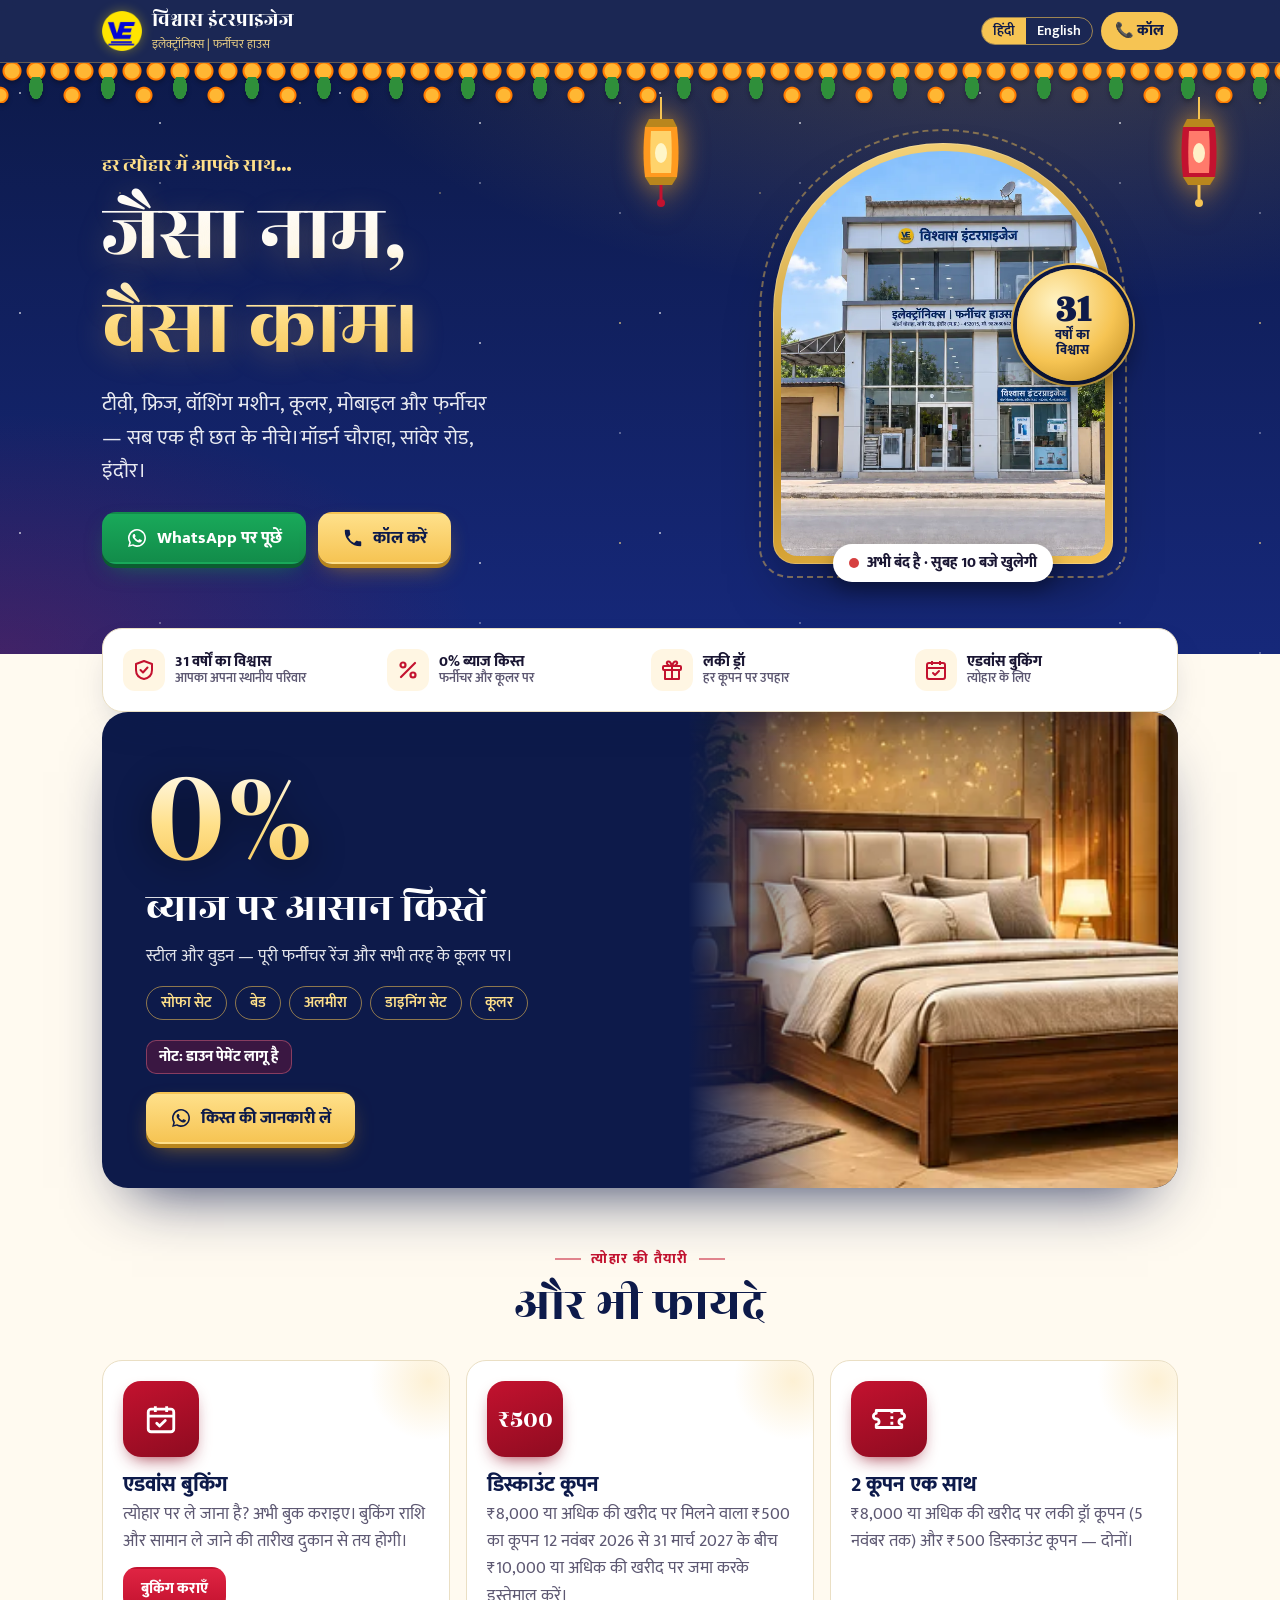
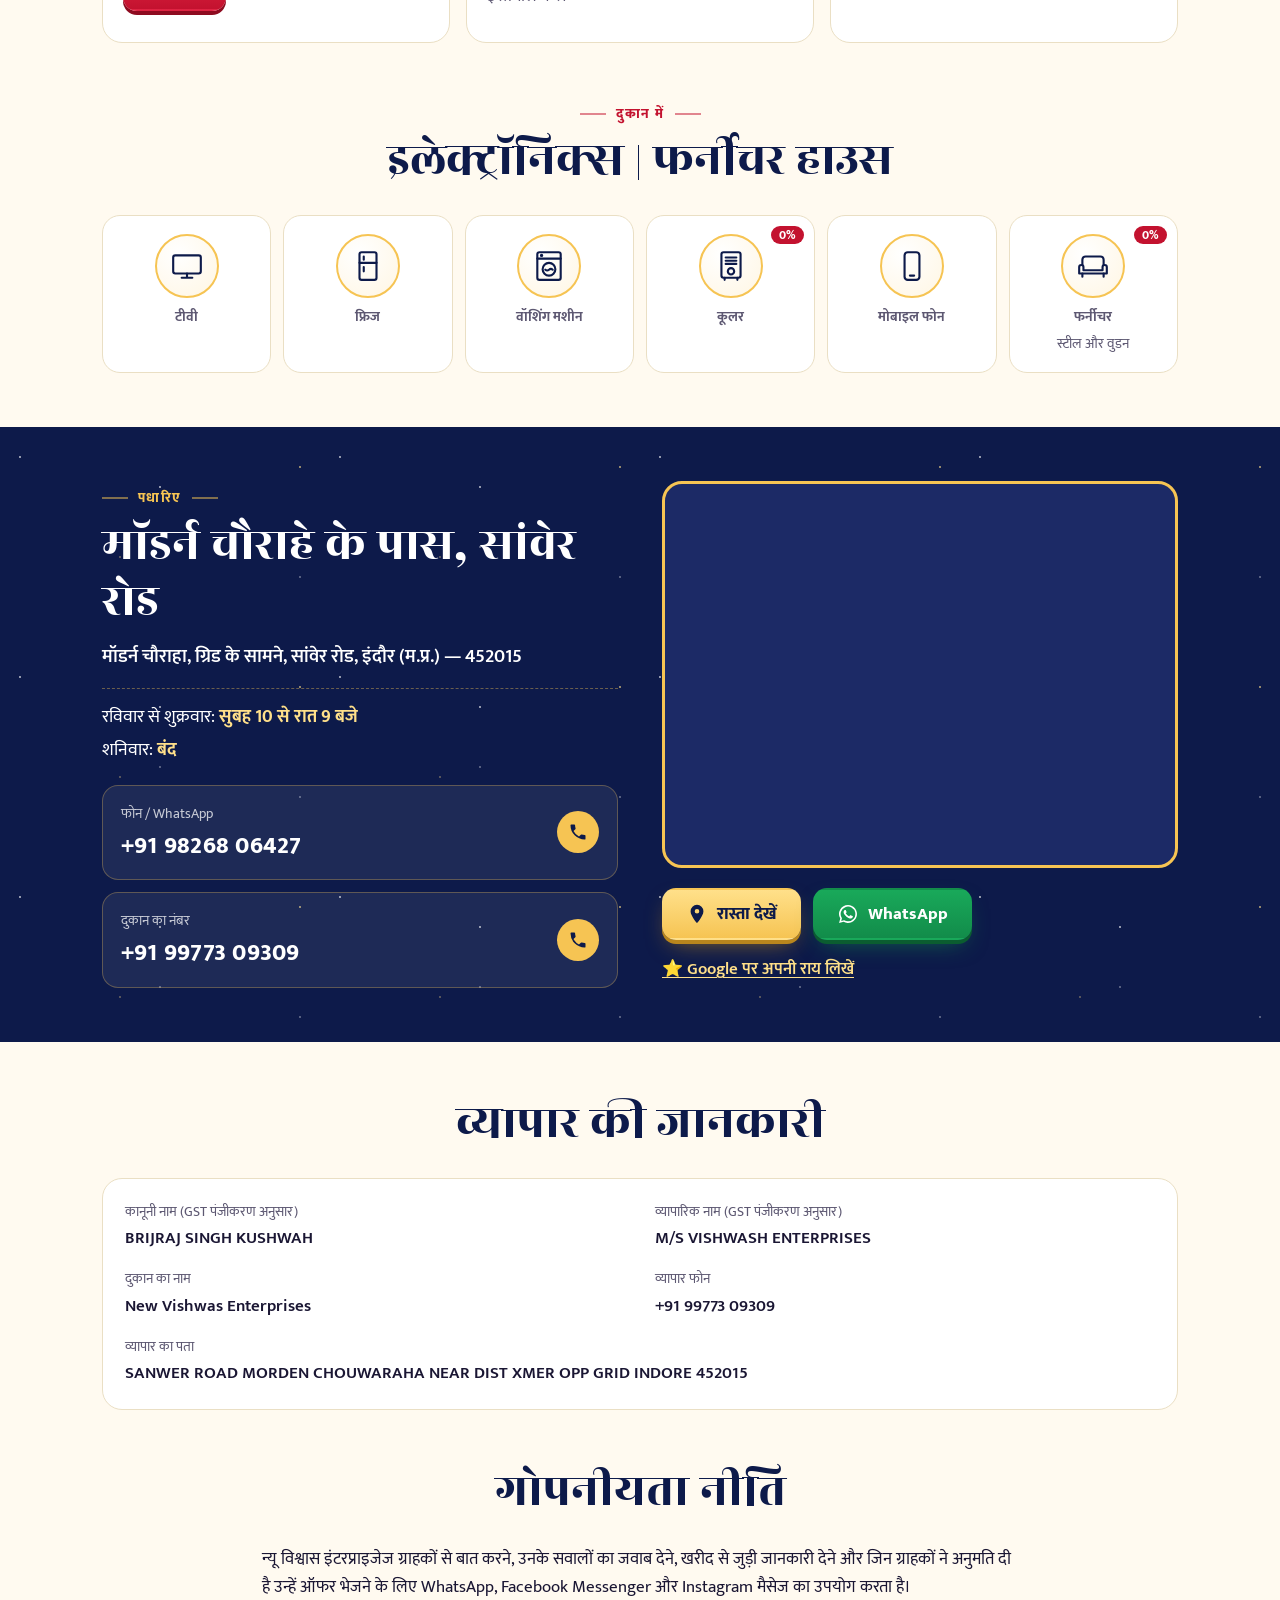
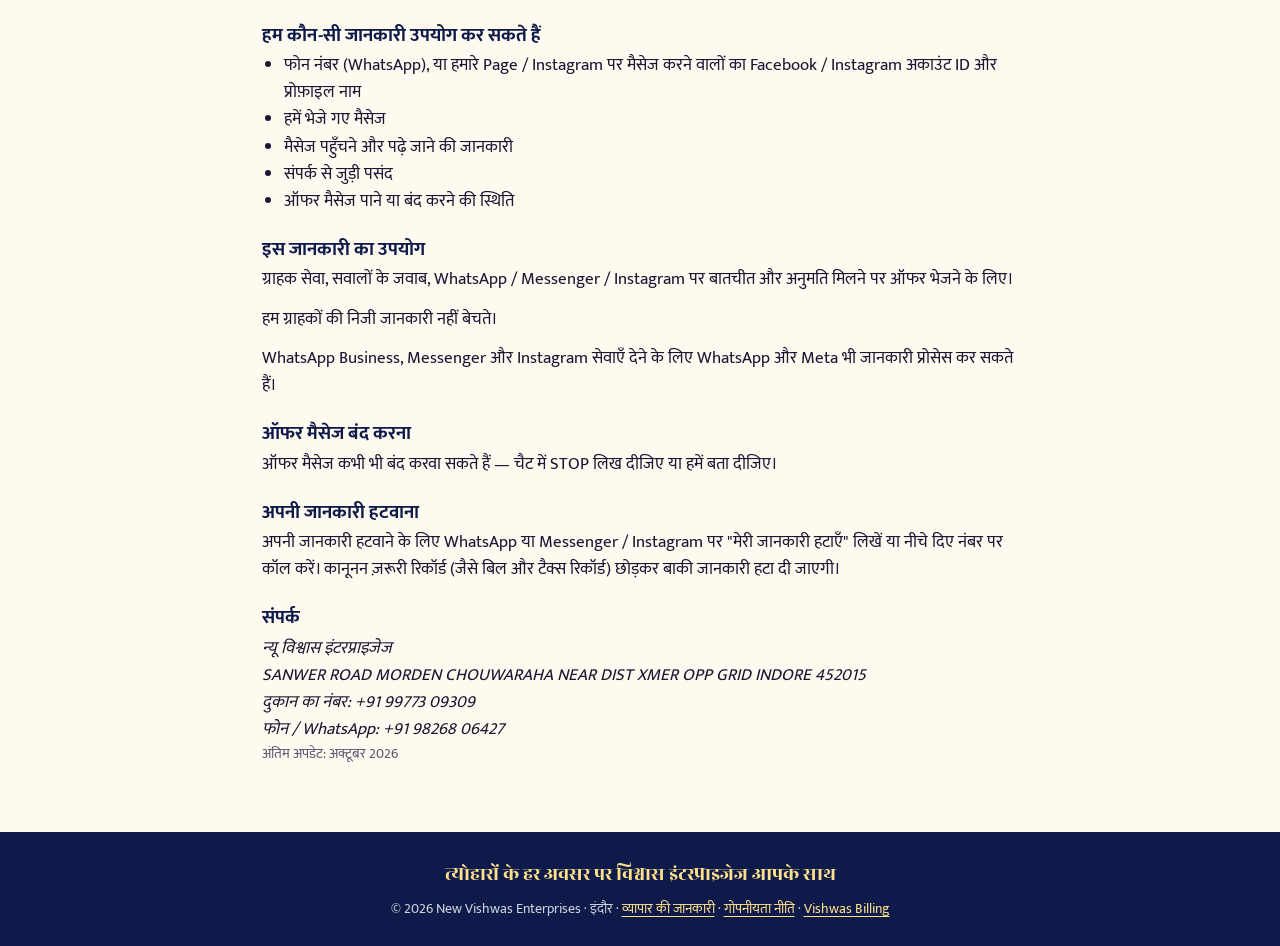
<file: index.html>
<!doctype html>
<html lang="hi" data-lang="hi">
<head>
  <meta charset="utf-8">
  <meta name="viewport" content="width=device-width, initial-scale=1">
  <title>विश्वास इंटरप्राइजेज | New Vishwas Enterprises, Sanwer Road, Indore</title>
  <meta name="description" content="New Vishwas Enterprises (विश्वास इंटरप्राइजेज), Modern Chauraha, Sanwer Road, Indore. TV, fridge, washing machine, coolers, mobile phones and furniture. 0% interest EMI on furniture and coolers. Diwali lucky draw 2026. Business details and privacy policy.">
  <meta name="theme-color" content="#0d1a4a">
  <link rel="canonical" href="https://yashowardhansinghtomar.github.io/vishwas-whatsapp/">
  <link rel="icon" href="img/favicon-64.png" type="image/png">
  <meta property="og:type" content="website">
  <meta property="og:title" content="विश्वास इंटरप्राइजेज — 31 वर्षों का विश्वास">
  <meta property="og:description" content="इलेक्ट्रॉनिक्स और फर्नीचर हाउस, सांवेर रोड, इंदौर। फर्नीचर और कूलर पर 0% ब्याज किस्त। दिवाली लकी ड्रॉ 2026।">
  <meta property="og:image" content="https://yashowardhansinghtomar.github.io/vishwas-whatsapp/img/storefront-1024.jpg">
  <link rel="preconnect" href="https://fonts.googleapis.com">
  <link rel="preconnect" href="https://fonts.gstatic.com" crossorigin>
  <link href="https://fonts.googleapis.com/css2?family=Mukta:wght@400;600;800&family=Rozha+One&display=swap" rel="stylesheet">
  <script type="application/ld+json">
  {
    "@context": "https://schema.org",
    "@type": "ElectronicsStore",
    "name": "New Vishwas Enterprises",
    "alternateName": "विश्वास इंटरप्राइजेज",
    "url": "https://yashowardhansinghtomar.github.io/vishwas-whatsapp/",
    "image": "https://yashowardhansinghtomar.github.io/vishwas-whatsapp/img/storefront-1024.jpg",
    "telephone": "+91-9977309309",
    "address": {
      "@type": "PostalAddress",
      "streetAddress": "Modern Chauraha, Sanwer Road, near distribution transformer, opposite grid",
      "addressLocality": "Indore",
      "addressRegion": "Madhya Pradesh",
      "postalCode": "452015",
      "addressCountry": "IN"
    },
    "geo": { "@type": "GeoCoordinates", "latitude": 22.7673629, "longitude": 75.847427 },
    "openingHoursSpecification": [{
      "@type": "OpeningHoursSpecification",
      "dayOfWeek": ["Sunday", "Monday", "Tuesday", "Wednesday", "Thursday", "Friday"],
      "opens": "10:00",
      "closes": "21:00"
    }]
  }
  </script>
  <style>
    :root {
      color-scheme: light;
      --night: #0d1a4a;
      --night-2: #16287a;
      --blue: #1424b4;
      --gold: #f6c453;
      --gold-2: #ffe08a;
      --gold-deep: #b9861d;
      --red: #c3122f;
      --red-deep: #8e0b20;
      --marigold: #ff9a1f;
      --cream: #fff6e3;
      --paper: #fffaf0;
      --ink: #1a1633;
      --muted: #5d5872;
      --line: #eadfc4;
      --green: #128c4a;
      --display: "Rozha One", "Mukta", serif;
      --body: "Mukta", "Nirmala UI", "Noto Sans Devanagari", sans-serif;
    }
    * { box-sizing: border-box; }
    html { scroll-padding-top: 72px; -webkit-text-size-adjust: 100%; }
    body { margin: 0; background: var(--paper); color: var(--ink); font: 17px/1.6 var(--body); overflow-x: hidden; }
    img { max-width: 100%; display: block; }
    a { color: var(--red); text-underline-offset: .18em; }
    a:focus-visible, button:focus-visible { outline: 3px solid var(--marigold); outline-offset: 3px; }
    h1, h2, h3 { line-height: 1.12; margin: 0; }
    .wrap { max-width: 1140px; margin: 0 auto; padding-inline: 18px; }
    .skip { position: absolute; left: 12px; top: -60px; background: #fff; padding: 10px 14px; z-index: 40; }
    .skip:focus { top: 10px; }
    html[data-lang="hi"] body [lang="en"], html[data-lang="en"] body [lang="hi"] { display: none !important; }

    /* ---------- Top bar ---------- */
    .topbar { position: sticky; top: 0; z-index: 30; background: rgba(13,26,74,.94); backdrop-filter: blur(8px); color: #fff; border-bottom: 1px solid rgba(246,196,83,.35); }
    .topbar .wrap { display: flex; align-items: center; gap: 10px; min-height: 62px; }
    .brand { display: flex; align-items: center; gap: 10px; color: #fff; text-decoration: none; min-width: 0; }
    .brand img { width: 40px; height: 40px; flex-shrink: 0; filter: drop-shadow(0 0 6px rgba(255,225,0,.35)); }
    .brand strong { font-family: var(--display); font-weight: 400; font-size: clamp(16px, 4.6vw, 21px); line-height: 1.1; }
    .brand small { display: block; font-size: 12px; color: var(--gold-2); opacity: .9; }
    .topnav { margin-left: auto; display: flex; align-items: center; gap: 8px; flex-shrink: 0; }
    .lang { display: inline-flex; border: 1.5px solid rgba(246,196,83,.6); border-radius: 999px; overflow: hidden; }
    .lang button { all: unset; cursor: pointer; padding: 5px 11px; font: 600 14px/1.2 var(--body); color: #fff; }
    .lang button[aria-pressed="true"] { background: var(--gold); color: var(--night); }
    .call-mini { display: none; color: var(--night); background: var(--gold); text-decoration: none; font-weight: 800; padding: 7px 14px; border-radius: 999px; font-size: 15px; }

    /* ---------- Buttons ---------- */
    .btn { position: relative; display: inline-flex; align-items: center; justify-content: center; gap: 9px; min-height: 52px; padding: 10px 22px; border-radius: 14px; font: 800 17px/1.2 var(--body); text-decoration: none; border: 2px solid transparent; transition: transform .15s ease, box-shadow .15s ease; overflow: hidden; }
    .btn:hover { transform: translateY(-2px); }
    .btn:active { transform: translateY(1px); }
    .btn svg { width: 22px; height: 22px; flex-shrink: 0; }
    .btn-wa { background: linear-gradient(180deg, #19a95a, var(--green)); color: #fff; box-shadow: 0 4px 0 #0b5d30, 0 10px 24px -10px rgba(18,140,74,.8); }
    .btn-gold { background: linear-gradient(180deg, var(--gold-2), var(--gold)); color: var(--night); box-shadow: 0 4px 0 var(--gold-deep), 0 10px 24px -10px rgba(185,134,29,.9); }
    .btn-red { background: linear-gradient(180deg, #df2443, var(--red)); color: #fff; box-shadow: 0 4px 0 var(--red-deep); }
    .btn-ghost { color: #fff; border-color: rgba(255,255,255,.55); }
    .btn-wa::after, .btn-gold::after { content: ""; position: absolute; inset: 0; background: linear-gradient(110deg, transparent 35%, rgba(255,255,255,.45) 50%, transparent 65%); transform: translateX(-120%); animation: shine 4.5s ease-in-out infinite 1.5s; }

    /* ---------- Festive decorations ---------- */
    .toran { position: relative; height: 40px; background:
        radial-gradient(circle at 12px 8px, #ffb733 0 7px, transparent 8px) 0 0 / 24px 18px repeat-x,
        radial-gradient(circle at 12px 8px, #ff7a00 0 9px, transparent 10px) 0 0 / 24px 18px repeat-x;
      filter: drop-shadow(0 3px 2px rgba(0,0,0,.25)); z-index: 2; }
    .toran::after { content: ""; position: absolute; left: 0; right: 0; top: 14px; height: 26px; background:
        radial-gradient(ellipse 7px 12px at 50% 40%, #2f8f3a 0 98%, transparent 100%) 0 0 / 72px 26px repeat-x,
        radial-gradient(circle at 50% 70%, #ffb733 0 6px, #ff7a00 7px 8px, transparent 9px) 36px 0 / 72px 26px repeat-x; }
    .sky { position: relative; background:
        radial-gradient(1200px 500px at 80% -10%, rgba(246,196,83,.22), transparent 60%),
        radial-gradient(800px 400px at 0% 100%, rgba(195,18,47,.25), transparent 60%),
        linear-gradient(180deg, var(--night) 0%, var(--night-2) 100%); color: #fff; overflow: hidden; }
    .stars, .stars::after { position: absolute; inset: 0; pointer-events: none; background-image:
        radial-gradient(1.5px 1.5px at 20px 30px, #fff 50%, transparent 51%),
        radial-gradient(1px 1px at 90px 120px, #ffe08a 50%, transparent 51%),
        radial-gradient(1.5px 1.5px at 160px 60px, #fff 50%, transparent 51%),
        radial-gradient(1px 1px at 230px 170px, #fff 50%, transparent 51%),
        radial-gradient(2px 2px at 300px 40px, #ffe08a 50%, transparent 51%);
      background-size: 320px 220px; opacity: .55; animation: twinkle 5s ease-in-out infinite; }
    .stars::after { content: ""; background-position: 140px 90px; animation-delay: 2.5s; }
    .lantern { position: absolute; top: 34px; width: 46px; transform-origin: 50% 0; animation: swing 4s ease-in-out infinite; pointer-events: none; z-index: 1; }
    .lantern.l { left: 4%; } .lantern.r { right: 4%; animation-delay: -2s; }
    .lantern svg { width: 100%; height: auto; display: block; filter: drop-shadow(0 0 14px rgba(255,170,40,.75)); }

    /* ---------- Hero ---------- */
    .hero .wrap { position: relative; z-index: 2; display: grid; gap: 30px; padding-block: 18px 54px; }
    .hero-copy { text-align: center; }
    .tag { display: inline-block; font-family: var(--display); color: var(--gold-2); font-size: 20px; margin: 6px 0 0; }
    .hero h1 { font-family: var(--display); font-weight: 400; font-size: clamp(44px, 11vw, 84px); margin: 6px 0 12px; letter-spacing: -.005em;
      background: linear-gradient(180deg, #fff 30%, var(--gold-2) 70%, var(--gold) 100%); -webkit-background-clip: text; background-clip: text; color: transparent; text-shadow: 0 6px 30px rgba(246,196,83,.25); }
    .hero h1 em { font-style: normal; display: block; }
    .hero .lead { font-size: clamp(18px, 2.4vw, 21px); margin: 0 auto; max-width: 34ch; color: rgba(255,255,255,.9); }
    .hero-actions { display: flex; flex-wrap: wrap; justify-content: center; gap: 12px; margin-top: 24px; }

    .arch-wrap { position: relative; max-width: 340px; width: 84%; margin: 0 auto; }
    .arch { position: relative; border-radius: 170px 170px 22px 22px; padding: 8px; background: linear-gradient(160deg, var(--gold-2), var(--gold-deep) 55%, var(--gold)); box-shadow: 0 30px 60px -20px rgba(0,0,0,.6), 0 0 0 1px rgba(255,255,255,.2) inset; }
    .arch::before { content: ""; position: absolute; inset: -14px; border-radius: 184px 184px 30px 30px; border: 2px dashed rgba(246,196,83,.45); }
    .arch picture { display: block; }
    .arch img { border-radius: 162px 162px 16px 16px; aspect-ratio: 4 / 5; width: 100%; height: auto; object-fit: cover; object-position: 50% 22%; }
    .badge31 { position: absolute; right: -16px; top: 30%; width: 112px; height: 112px; display: grid; place-items: center; text-align: center; border-radius: 50%; color: var(--night);
      background: radial-gradient(circle at 35% 30%, #fff3c4, var(--gold) 55%, var(--gold-deep)); box-shadow: 0 10px 26px rgba(0,0,0,.45), 0 0 0 4px var(--night), 0 0 0 6px var(--gold); animation: bob 5s ease-in-out infinite; }
    .badge31 b { display: block; font-family: var(--display); font-size: 40px; line-height: .9; }
    .badge31 span { display: block; font-weight: 800; font-size: 13px; line-height: 1.15; }
    .open-chip { position: absolute; left: 50%; bottom: -18px; transform: translateX(-50%); white-space: nowrap; display: inline-flex; align-items: center; gap: 8px; background: #fff; color: var(--ink); font-weight: 800; font-size: 15px; border-radius: 999px; padding: 7px 16px; box-shadow: 0 8px 20px rgba(0,0,0,.35); }
    .open-chip i { width: 10px; height: 10px; border-radius: 50%; background: var(--muted); }
    .open-chip.is-open i { background: #19b35c; box-shadow: 0 0 0 4px rgba(25,179,92,.22); animation: pulse 2s infinite; }
    .open-chip.is-closed i { background: #d64040; }

    /* trust strip */
    .trust { position: relative; z-index: 3; margin-top: -26px; }
    .trust ul { list-style: none; margin: 0; padding: 14px; display: grid; grid-template-columns: repeat(2, 1fr); gap: 10px; background: #fff; border-radius: 20px; box-shadow: 0 18px 40px -22px rgba(13,26,74,.55); border: 1px solid var(--line); }
    .trust li { display: flex; align-items: center; gap: 10px; font-weight: 800; font-size: 15px; line-height: 1.2; padding: 6px; }
    .trust li .ic { flex-shrink: 0; width: 42px; height: 42px; display: grid; place-items: center; border-radius: 12px; background: var(--cream); color: var(--red); }
    .trust li .ic svg { width: 24px; height: 24px; }
    .trust li small { display: block; font-weight: 600; color: var(--muted); font-size: 13px; }

    /* ---------- Section heads ---------- */
    section { padding-block: 54px; }
    .head { text-align: center; margin-bottom: 26px; }
    .kicker { display: inline-flex; align-items: center; gap: 10px; font-weight: 800; font-size: 14px; letter-spacing: .1em; text-transform: uppercase; color: var(--red); margin: 0 0 8px; }
    .kicker::before, .kicker::after { content: ""; width: 26px; height: 2px; background: currentColor; opacity: .5; }
    .sec-title { font-family: var(--display); font-weight: 400; font-size: clamp(32px, 6vw, 50px); color: var(--night); }
    .sec-lead { color: var(--muted); max-width: 56ch; margin: 10px auto 0; }

    /* ---------- Lucky draw ---------- */
    .lucky { background:
        radial-gradient(600px 300px at 50% 0, rgba(255,154,31,.18), transparent 70%),
        linear-gradient(180deg, var(--cream), var(--paper)); }
    .ribbon { position: relative; display: block; width: fit-content; max-width: 100%; margin: 18px auto 0; padding: 12px 28px; color: #fff; text-align: center; font-weight: 800; font-size: clamp(18px, 3.6vw, 26px); line-height: 1.25;
      background: linear-gradient(180deg, #e0213f, var(--red)); border-radius: 6px; box-shadow: 0 10px 22px -10px rgba(142,11,32,.9); }
    .ribbon em { font-style: normal; color: var(--gold-2); }
    .countdown { display: flex; justify-content: center; gap: 10px; margin: 26px 0 6px; }
    .countdown .unit { min-width: 76px; padding: 10px 8px 8px; border-radius: 14px; text-align: center; background: var(--night); color: #fff; box-shadow: 0 4px 0 #050b24; }
    .countdown b { display: block; font-family: var(--display); font-size: 36px; line-height: 1; color: var(--gold-2); font-variant-numeric: tabular-nums; }
    .countdown span { font-size: 13px; font-weight: 600; opacity: .85; }
    .countdown-label { text-align: center; font-weight: 800; color: var(--red); margin: 0; }

    .podium { display: grid; grid-template-columns: repeat(2, 1fr); gap: 14px; margin-top: 28px; }
    .prize { position: relative; background: #fff; border-radius: 20px; padding: 16px 14px 18px; text-align: center; border: 1px solid var(--line); box-shadow: 0 16px 34px -24px rgba(13,26,74,.6); display: flex; flex-direction: column; align-items: center; transition: transform .2s ease; }
    .prize:hover { transform: translateY(-4px); }
    .prize .rank { font-weight: 800; color: var(--muted); font-size: 14px; }
    .prize h3 { font-family: var(--display); font-weight: 400; font-size: 24px; color: var(--red); margin: 2px 0 8px; }
    .prize .img { flex: 1; width: 100%; display: grid; place-items: end center; min-height: 120px; }
    .prize img { max-height: 150px; width: auto; mix-blend-mode: multiply; }
    .prize .winners { margin-top: 8px; font-size: 14px; font-weight: 800; color: var(--night); background: var(--cream); border-radius: 999px; padding: 2px 12px; }
    .prize.first { grid-column: 1 / -1; background: linear-gradient(180deg, #fff, #fff8e3); border: 2px solid var(--gold); }
    .prize.first img { max-height: 210px; }
    .prize.first::before { content: "★"; position: absolute; top: -16px; left: 50%; transform: translateX(-50%); width: 34px; height: 34px; display: grid; place-items: center; border-radius: 50%; background: var(--gold); color: var(--night); box-shadow: 0 0 0 4px var(--paper); }
    .lucky-facts { margin: 30px auto 0; max-width: 760px; display: grid; gap: 10px; padding: 0; list-style: none; }
    .lucky-facts li { display: flex; gap: 12px; align-items: flex-start; background: #fff; border: 1px solid var(--line); border-radius: 14px; padding: 12px 16px; font-weight: 600; }
    .lucky-facts li::before { content: "✦"; color: var(--marigold); font-size: 18px; line-height: 1.5; }
    .lucky-cta { display: flex; justify-content: center; margin-top: 24px; }
    .closed-note { text-align: center; font-size: 20px; font-weight: 800; color: var(--night); margin: 18px 0 0; }

    /* ---------- Furniture 0% ---------- */
    .emi { padding: 0; }
    .emi-card { position: relative; border-radius: 26px; overflow: hidden; background: var(--night); color: #fff; box-shadow: 0 30px 60px -30px rgba(13,26,74,.9); }
    .emi-card picture img { width: 100%; height: 230px; object-fit: cover; object-position: 50% 60%; }
    .emi-card .shade { position: absolute; inset: 0 0 auto 0; height: 230px; background: linear-gradient(180deg, rgba(13,26,74,0) 30%, var(--night) 100%); }
    .emi-body { position: relative; padding: 0 22px 26px; margin-top: -86px; }
    .zero { font-family: var(--display); font-size: clamp(76px, 18vw, 140px); line-height: .9; background: linear-gradient(180deg, #fff, var(--gold-2) 55%, var(--gold)); -webkit-background-clip: text; background-clip: text; color: transparent; filter: drop-shadow(0 6px 18px rgba(0,0,0,.45)); }
    .emi-body h2 { font-family: var(--display); font-weight: 400; font-size: clamp(28px, 5vw, 42px); color: #fff; margin: 4px 0 10px; }
    .emi-body p { margin: 0 0 6px; color: rgba(255,255,255,.88); max-width: 52ch; }
    .chips { display: flex; flex-wrap: wrap; gap: 8px; margin: 16px 0 20px; padding: 0; list-style: none; }
    .chips li { border: 1px solid rgba(246,196,83,.55); color: var(--gold-2); border-radius: 999px; padding: 4px 14px; font-weight: 600; font-size: 15px; }
    .note { display: inline-block; background: rgba(195,18,47,.25); border: 1px solid rgba(255,120,140,.4); border-radius: 10px; padding: 4px 12px; font-weight: 800; font-size: 15px; margin-bottom: 18px; }

    /* ---------- Offers ---------- */
    .offers { display: grid; gap: 16px; }
    .offer { position: relative; display: flex; gap: 16px; align-items: flex-start; background: #fff; border: 1px solid var(--line); border-radius: 20px; padding: 20px; overflow: hidden; }
    .offer::after { content: ""; position: absolute; right: -40px; top: -40px; width: 120px; height: 120px; border-radius: 50%; background: radial-gradient(circle, rgba(246,196,83,.25), transparent 70%); }
    .offer .big { flex-shrink: 0; width: 76px; height: 76px; border-radius: 18px; display: grid; place-items: center; font-family: var(--display); font-size: 26px; color: #fff; background: linear-gradient(160deg, var(--red), var(--red-deep)); box-shadow: 0 8px 18px -8px rgba(142,11,32,.9); }
    .offer .big svg { width: 34px; height: 34px; }
    .offer h3 { font-size: 21px; font-weight: 800; color: var(--night); }
    .offer p { margin: 4px 0 12px; color: var(--muted); }
    .offer .btn { min-height: 44px; font-size: 15px; padding: 8px 16px; }

    /* ---------- Products ---------- */
    .products { display: grid; grid-template-columns: repeat(2, 1fr); gap: 12px; }
    .product { position: relative; background: #fff; border: 1px solid var(--line); border-radius: 18px; padding: 18px 14px; display: flex; flex-direction: column; align-items: center; text-align: center; gap: 8px; transition: transform .2s, box-shadow .2s; }
    .product:hover { transform: translateY(-3px); box-shadow: 0 14px 30px -20px rgba(13,26,74,.6); }
    .product .ic { width: 64px; height: 64px; display: grid; place-items: center; border-radius: 50%; background: radial-gradient(circle at 35% 30%, #fff, var(--cream)); border: 2px solid var(--gold); color: var(--night); }
    .product .ic svg { width: 34px; height: 34px; }
    .product strong { font-size: 18px; color: var(--night); line-height: 1.2; }
    .product span { color: var(--muted); font-size: 14px; line-height: 1.35; }
    .product .pill { position: absolute; top: 10px; right: 10px; background: var(--red); color: #fff; font-size: 12px; font-weight: 800; border-radius: 999px; padding: 1px 8px; }

    /* ---------- Visit ---------- */
    .visit { background: var(--night); color: #fff; position: relative; overflow: hidden; }
    .visit .sec-title { color: #fff; }
    .visit .kicker { color: var(--gold); }
    .visit-grid { display: grid; gap: 22px; }
    .map { border-radius: 20px; overflow: hidden; border: 3px solid var(--gold); background: #1c2a66; aspect-ratio: 4 / 3; }
    .map iframe { width: 100%; height: 100%; border: 0; display: block; }
    .visit address { font-style: normal; font-size: 19px; font-weight: 600; }
    .hours { margin-top: 16px; display: grid; gap: 4px; font-size: 18px; border-top: 1px dashed rgba(246,196,83,.4); padding-top: 14px; }
    .hours b { color: var(--gold-2); }
    .hours .muted { color: rgba(255,255,255,.75); font-size: 16px; }
    .visit-actions { display: flex; flex-wrap: wrap; gap: 12px; margin-top: 20px; }
    .phones { display: grid; gap: 12px; margin-top: 20px; }
    .phone-card { display: flex; align-items: center; justify-content: space-between; gap: 10px; background: rgba(255,255,255,.07); border: 1px solid rgba(246,196,83,.3); border-radius: 16px; padding: 14px 18px; text-decoration: none; color: #fff; }
    .phone-card .lbl { font-size: 14px; color: rgba(255,255,255,.75); }
    .phone-card .num { font-weight: 800; font-size: 24px; letter-spacing: .01em; }
    .phone-card .go { width: 42px; height: 42px; border-radius: 50%; display: grid; place-items: center; background: var(--gold); color: var(--night); flex-shrink: 0; }
    .phone-card .go svg { width: 20px; height: 20px; }
    .review-link { color: var(--gold-2); font-weight: 600; }

    /* ---------- Details + policy ---------- */
    .details { display: grid; grid-template-columns: 1fr; gap: 16px 30px; margin: 0; background: #fff; border: 1px solid var(--line); border-radius: 20px; padding: 22px; }
    .details dt { color: var(--muted); font-size: 14px; }
    .details dd { margin: 2px 0 0; font-weight: 600; overflow-wrap: anywhere; }
    .policy { max-width: 820px; margin: 0 auto; }
    .policy h3 { font-size: 19px; margin: 24px 0 6px; color: var(--night); }
    .policy p, .policy ul { margin: 0 0 12px; }
    .policy ul { padding-left: 22px; }
    .updated { color: var(--muted); font-size: 14px; }
    footer { background: var(--night); color: rgba(255,255,255,.8); font-size: 14px; padding-block: 26px 100px; text-align: center; }
    footer .motto { font-family: var(--display); color: var(--gold-2); font-size: 20px; margin-bottom: 8px; }
    footer a { color: var(--gold-2); }

    .float-wa { position: fixed; right: 16px; bottom: 16px; z-index: 25; width: 60px; height: 60px; border-radius: 50%; background: var(--green); display: grid; place-items: center; box-shadow: 0 8px 22px rgba(0,0,0,.3); animation: pop .5s 1.2s both; }
    .float-wa::before { content: ""; position: absolute; inset: 0; border-radius: 50%; border: 2px solid var(--green); animation: ring 2.4s ease-out infinite 2s; }
    .float-wa svg { width: 32px; height: 32px; color: #fff; }

    /* ---------- Motion ---------- */
    .rise { animation: rise .8s cubic-bezier(.2,.7,.2,1) both; }
    .d1 { animation-delay: .1s; } .d2 { animation-delay: .22s; } .d3 { animation-delay: .34s; } .d4 { animation-delay: .46s; }
    .reveal { opacity: 0; transform: translateY(22px); transition: opacity .7s ease, transform .7s cubic-bezier(.2,.7,.2,1); }
    .reveal.in { opacity: 1; transform: none; }
    @keyframes rise { from { opacity: 0; transform: translateY(18px); } to { opacity: 1; transform: none; } }
    @keyframes swing { 0%,100% { transform: rotate(-5deg); } 50% { transform: rotate(5deg); } }
    @keyframes twinkle { 0%,100% { opacity: .55; } 50% { opacity: .2; } }
    @keyframes bob { 0%,100% { transform: translateY(0) rotate(-6deg); } 50% { transform: translateY(-8px) rotate(4deg); } }
    @keyframes shine { 0%, 70% { transform: translateX(-120%); } 100% { transform: translateX(120%); } }
    @keyframes pulse { 0% { box-shadow: 0 0 0 0 rgba(25,179,92,.5); } 100% { box-shadow: 0 0 0 10px rgba(25,179,92,0); } }
    @keyframes pop { from { transform: scale(0); } to { transform: scale(1); } }
    @keyframes ring { from { transform: scale(1); opacity: .8; } to { transform: scale(1.6); opacity: 0; } }
    @media (prefers-reduced-motion: reduce) {
      *, *::before, *::after { animation: none !important; transition: none !important; }
      .reveal { opacity: 1; transform: none; }
    }

    /* ---------- Larger screens ---------- */
    @media (min-width: 560px) {
      .call-mini { display: inline-block; }
      .trust ul { grid-template-columns: repeat(4, 1fr); }
      .podium { grid-template-columns: repeat(4, 1fr); }
      .prize.first { grid-column: span 2; grid-row: span 2; }
      .products { grid-template-columns: repeat(3, 1fr); }
      .details { grid-template-columns: 1fr 1fr; }
      .details .wide { grid-column: 1 / -1; }
    }
    @media (min-width: 900px) {
      .wrap { padding-inline: 32px; }
      .hero .wrap { grid-template-columns: 1.1fr .9fr; align-items: center; padding-block: 40px 90px; }
      .hero-copy { text-align: left; }
      .hero .lead { margin: 0; }
      .hero-actions { justify-content: flex-start; }
      .lantern { width: 60px; }
      .lantern.l { left: auto; right: 46%; }
      .podium { grid-template-columns: 1.3fr 1fr 1fr; grid-template-rows: auto auto; }
      .prize.first { grid-column: 1; grid-row: 1 / span 2; }
      .prize.first img { max-height: 340px; }
      .prize.first .img { place-items: center; }
      .emi-card { display: grid; grid-template-columns: 1.2fr 1fr; }
      .emi-card picture { order: 2; }
      .emi-card picture img { height: 100%; min-height: 420px; }
      .emi-card .shade { inset: 0; height: auto; background: linear-gradient(90deg, var(--night) 0%, rgba(13,26,74,0) 30%); left: 54.5%; }
      .emi-body { margin-top: 0; padding: 44px; align-self: center; }
      .offers { grid-template-columns: repeat(3, 1fr); }
      .offer { flex-direction: column; }
      .products { grid-template-columns: repeat(6, 1fr); }
      .visit-grid { grid-template-columns: 1fr 1fr; gap: 44px; align-items: start; }
      .float-wa { display: none; }
      footer { padding-bottom: 26px; }
    }
    @media print { .topbar, .float-wa, .hero-actions, .visit-actions, .btn, .lantern, .map { display: none !important; } .reveal { opacity: 1; transform: none; } }
  </style>
</head>
<body>
  <a class="skip" href="#main"><span lang="hi">सीधे जानकारी पर जाएँ</span><span lang="en">Skip to content</span></a>

  <!-- Reusable icons -->
  <svg width="0" height="0" style="position:absolute" aria-hidden="true">
    <symbol id="i-wa" viewBox="0 0 32 32"><path fill="currentColor" d="M16 3a13 13 0 0 0-11.2 19.6L3 29l6.6-1.7A13 13 0 1 0 16 3Zm0 23.7a10.7 10.7 0 0 1-5.5-1.5l-.4-.2-3.9 1 1-3.8-.2-.4A10.7 10.7 0 1 1 16 26.7Zm5.9-8c-.3-.2-1.9-1-2.2-1s-.5-.2-.7.2-.8 1-1 1.2-.4.2-.7 0a8.8 8.8 0 0 1-4.4-3.8c-.3-.6.3-.5 1-1.7.1-.2 0-.4 0-.5l-1-2.4c-.3-.6-.5-.5-.7-.5h-.6a1.2 1.2 0 0 0-.9.4 3.7 3.7 0 0 0-1.1 2.7 6.4 6.4 0 0 0 1.3 3.4 14.7 14.7 0 0 0 5.7 5c2.1.9 2.9 1 4 .8a3.4 3.4 0 0 0 2.2-1.6 2.8 2.8 0 0 0 .2-1.6c-.1-.2-.3-.3-.6-.4Z"/></symbol>
    <symbol id="i-call" viewBox="0 0 24 24"><path fill="currentColor" d="M6.6 10.8a15.1 15.1 0 0 0 6.6 6.6l2.2-2.2a1 1 0 0 1 1-.3 11.4 11.4 0 0 0 3.6.6 1 1 0 0 1 1 1V20a1 1 0 0 1-1 1A17 17 0 0 1 3 4a1 1 0 0 1 1-1h3.5a1 1 0 0 1 1 1c0 1.2.2 2.5.6 3.6a1 1 0 0 1-.3 1Z"/></symbol>
    <symbol id="i-pin" viewBox="0 0 24 24"><path fill="currentColor" d="M12 2a7 7 0 0 0-7 7c0 5.2 7 13 7 13s7-7.8 7-13a7 7 0 0 0-7-7Zm0 9.5A2.5 2.5 0 1 1 12 6.5a2.5 2.5 0 0 1 0 5Z"/></symbol>
    <symbol id="i-gift" viewBox="0 0 24 24"><g fill="none" stroke="currentColor" stroke-width="2" stroke-linejoin="round"><rect x="3" y="8" width="18" height="4" rx="1"/><path d="M5 12v9h14v-9M12 8v13M12 8S10.5 3 8 3.5 7 8 12 8Zm0 0s1.5-5 4-4.5S17 8 12 8Z"/></g></symbol>
    <symbol id="i-percent" viewBox="0 0 24 24"><g fill="none" stroke="currentColor" stroke-width="2.2" stroke-linecap="round"><path d="M19 5 5 19"/><circle cx="7" cy="7" r="2.5"/><circle cx="17" cy="17" r="2.5"/></g></symbol>
    <symbol id="i-cal" viewBox="0 0 24 24"><g fill="none" stroke="currentColor" stroke-width="2" stroke-linejoin="round"><rect x="3" y="5" width="18" height="16" rx="2"/><path d="M3 10h18M8 3v4M16 3v4"/><path d="m9 15 2 2 4-4" stroke-linecap="round"/></g></symbol>
    <symbol id="i-shield" viewBox="0 0 24 24"><g fill="none" stroke="currentColor" stroke-width="2" stroke-linejoin="round"><path d="M12 3 4 6v6c0 5 3.5 8 8 9 4.5-1 8-4 8-9V6l-8-3Z"/><path d="m8.5 12 2.5 2.5 4.5-5" stroke-linecap="round"/></g></symbol>
    <symbol id="i-ticket" viewBox="0 0 24 24"><g fill="none" stroke="currentColor" stroke-width="2" stroke-linejoin="round"><path d="M3 8a2 2 0 0 0 0 4v0a2 2 0 0 1 0 4v2h18v-2a2 2 0 0 1 0-4 2 2 0 0 0 0-4V6H3v2Z"/><path d="M14 6v12" stroke-dasharray="2 2"/></g></symbol>
    <symbol id="i-tv" viewBox="0 0 32 32"><g fill="none" stroke="currentColor" stroke-width="2" stroke-linejoin="round" stroke-linecap="round"><rect x="3" y="6" width="26" height="17" rx="2"/><path d="M11 27h10M16 23v4"/></g></symbol>
    <symbol id="i-fridge" viewBox="0 0 32 32"><g fill="none" stroke="currentColor" stroke-width="2" stroke-linejoin="round" stroke-linecap="round"><rect x="8" y="3" width="16" height="26" rx="2"/><path d="M8 13h16M12 7v3M12 17v4"/></g></symbol>
    <symbol id="i-wash" viewBox="0 0 32 32"><g fill="none" stroke="currentColor" stroke-width="2" stroke-linejoin="round" stroke-linecap="round"><rect x="5" y="3" width="22" height="26" rx="2"/><path d="M5 9h22"/><circle cx="16" cy="19" r="6"/><path d="M12.5 19.5c1.2 1 2.3 1 3.5 0s2.3-1 3.5 0"/><circle cx="9" cy="6" r=".6" fill="currentColor"/></g></symbol>
    <symbol id="i-cooler" viewBox="0 0 32 32"><g fill="none" stroke="currentColor" stroke-width="2" stroke-linejoin="round" stroke-linecap="round"><rect x="7" y="3" width="18" height="24" rx="2"/><path d="M11 8h10M11 11h10M11 14h10"/><circle cx="16" cy="21" r="3"/><path d="M10 27v2M22 27v2"/></g></symbol>
    <symbol id="i-phone" viewBox="0 0 32 32"><g fill="none" stroke="currentColor" stroke-width="2" stroke-linejoin="round" stroke-linecap="round"><rect x="9" y="3" width="14" height="26" rx="3"/><path d="M14 25h4"/></g></symbol>
    <symbol id="i-sofa" viewBox="0 0 32 32"><g fill="none" stroke="currentColor" stroke-width="2" stroke-linejoin="round" stroke-linecap="round"><path d="M6 15V10a3 3 0 0 1 3-3h14a3 3 0 0 1 3 3v5"/><path d="M3 17a2 2 0 0 1 4 0v3h18v-3a2 2 0 0 1 4 0v6H3v-6Z"/><path d="M6 23v3M26 23v3"/></g></symbol>
  </svg>

  <header class="topbar">
    <div class="wrap">
      <a class="brand" href="#main" aria-label="New Vishwas Enterprises">
        <img src="img/logo-192.png" alt="" width="40" height="40">
        <span><strong lang="hi">विश्वास इंटरप्राइजेज</strong><strong lang="en">New Vishwas Enterprises</strong>
          <small lang="hi">इलेक्ट्रॉनिक्स | फर्नीचर हाउस</small><small lang="en">Electronics | Furniture House</small></span>
      </a>
      <div class="topnav">
        <div class="lang" role="group" aria-label="भाषा / Language">
          <button type="button" data-set-lang="hi" aria-pressed="true">हिंदी</button>
          <button type="button" data-set-lang="en" aria-pressed="false">English</button>
        </div>
        <a class="call-mini" href="tel:+919977309309"><span lang="hi">📞 कॉल</span><span lang="en">📞 Call</span></a>
      </div>
    </div>
  </header>

  <main id="main">
    <!-- ================= HERO ================= -->
    <div class="sky hero">
      <div class="stars" aria-hidden="true"></div>
      <div class="toran" aria-hidden="true"></div>
      <div class="lantern l" aria-hidden="true"><svg viewBox="0 0 60 120"><path d="M30 0v22" stroke="#f6c453" stroke-width="2"/><path d="M18 22h24l4 8H14z" fill="#b9861d"/><path d="M14 30h32c2 18 2 34 0 50H14c-2-16-2-32 0-50Z" fill="#ff9a1f"/><path d="M20 34h20c1 14 1 28 0 42H20c-1-14-1-28 0-42Z" fill="#ffd36b"/><ellipse cx="30" cy="56" rx="6" ry="10" fill="#fff6c8"/><path d="M14 80h32l-5 8H19z" fill="#b9861d"/><path d="M30 88v14" stroke="#c3122f" stroke-width="3"/><circle cx="30" cy="106" r="4" fill="#c3122f"/></svg></div>
      <div class="lantern r" aria-hidden="true"><svg viewBox="0 0 60 120"><path d="M30 0v22" stroke="#f6c453" stroke-width="2"/><path d="M18 22h24l4 8H14z" fill="#b9861d"/><path d="M14 30h32c2 18 2 34 0 50H14c-2-16-2-32 0-50Z" fill="#c3122f"/><path d="M20 34h20c1 14 1 28 0 42H20c-1-14-1-28 0-42Z" fill="#ff7a6b"/><ellipse cx="30" cy="56" rx="6" ry="10" fill="#fff0c8"/><path d="M14 80h32l-5 8H19z" fill="#b9861d"/><path d="M30 88v14" stroke="#f6c453" stroke-width="3"/><circle cx="30" cy="106" r="4" fill="#f6c453"/></svg></div>

      <div class="wrap">
        <div class="hero-copy">
          <p class="tag rise"><span lang="hi">हर त्योहार में आपके साथ…</span><span lang="en">With you every festival…</span></p>
          <h1 class="rise d1">
            <span lang="hi">जैसा नाम,<em>वैसा काम।</em></span>
            <span lang="en">True to<em>our name.</em></span>
          </h1>
          <p class="lead rise d2" lang="hi">टीवी, फ्रिज, वॉशिंग मशीन, कूलर, मोबाइल और फर्नीचर — सब एक ही छत के नीचे। मॉडर्न चौराहा, सांवेर रोड, इंदौर।</p>
          <p class="lead rise d2" lang="en">TVs, fridges, washing machines, coolers, mobiles and furniture — all under one roof. Modern Chauraha, Sanwer Road, Indore.</p>
          <div class="hero-actions rise d3">
            <a class="btn btn-wa" data-wa="general" href="https://wa.me/919826806427?text=%E0%A4%A8%E0%A4%AE%E0%A4%B8%E0%A5%8D%E0%A4%A4%E0%A5%87!%20%E0%A4%B5%E0%A5%87%E0%A4%AC%E0%A4%B8%E0%A4%BE%E0%A4%87%E0%A4%9F%20%E0%A4%B8%E0%A5%87%20%E2%80%94%20%E0%A4%9C%E0%A4%BE%E0%A4%A8%E0%A4%95%E0%A4%BE%E0%A4%B0%E0%A5%80%20%E0%A4%9A%E0%A4%BE%E0%A4%B9%E0%A4%BF%E0%A4%8F">
              <svg aria-hidden="true"><use href="#i-wa"/></svg><span lang="hi">WhatsApp पर पूछें</span><span lang="en">Ask on WhatsApp</span>
            </a>
            <a class="btn btn-gold" href="tel:+919977309309"><svg aria-hidden="true"><use href="#i-call"/></svg><span lang="hi">कॉल करें</span><span lang="en">Call the store</span></a>
          </div>
        </div>
        <div class="arch-wrap rise d2">
          <div class="arch">
            <picture>
              <source type="image/webp" srcset="img/storefront-640.webp 640w, img/storefront-1024.webp 1024w" sizes="(min-width: 900px) 380px, 80vw">
              <img src="img/storefront-640.jpg" srcset="img/storefront-640.jpg 640w, img/storefront-1024.jpg 1024w" sizes="(min-width: 900px) 380px, 80vw" width="640" height="960"
                   alt="विश्वास इंटरप्राइजेज शोरूम, सांवेर रोड, इंदौर / Vishwas Enterprises showroom on Sanwer Road, Indore">
            </picture>
          </div>
          <div class="badge31" aria-label="31 years of trust"><div><b>31</b><span lang="hi">वर्षों का<br>विश्वास</span><span lang="en">years of<br>trust</span></div></div>
          <span class="open-chip" id="openChip" hidden><i></i><span></span></span>
        </div>
      </div>
    </div>

    <!-- trust strip -->
    <div class="wrap trust reveal">
      <ul>
        <li><span class="ic"><svg><use href="#i-shield"/></svg></span><span><span lang="hi">31 वर्षों का विश्वास</span><span lang="en">31 years of trust</span><small lang="hi">आपका अपना स्थानीय परिवार</small><small lang="en">Your own local family</small></span></li>
        <li><span class="ic"><svg><use href="#i-percent"/></svg></span><span><span lang="hi">0% ब्याज किस्त</span><span lang="en">0% interest EMI</span><small lang="hi">फर्नीचर और कूलर पर</small><small lang="en">Furniture &amp; coolers</small></span></li>
        <li><span class="ic"><svg><use href="#i-gift"/></svg></span><span><span lang="hi">लकी ड्रॉ</span><span lang="en">Lucky draw</span><small lang="hi">हर कूपन पर उपहार</small><small lang="en">A gift on every coupon</small></span></li>
        <li><span class="ic"><svg><use href="#i-cal"/></svg></span><span><span lang="hi">एडवांस बुकिंग</span><span lang="en">Advance booking</span><small lang="hi">त्योहार के लिए</small><small lang="en">For the festival</small></span></li>
      </ul>
    </div>

    <!-- ================= LUCKY DRAW ================= -->
    <section class="lucky" id="lucky" aria-labelledby="lucky-title">
      <div class="wrap">
        <div class="head reveal">
          <p class="kicker"><span lang="hi">दिवाली 2026</span><span lang="en">Diwali 2026</span></p>
          <h2 class="sec-title" id="lucky-title"><span lang="hi">विश्वास का लकी ड्रॉ</span><span lang="en">Vishwas Lucky Draw</span></h2>
          <span class="ribbon"><span lang="hi">लकी ड्रॉ के हर कूपन पर <em>उपहार अवश्य मिलेगा।</em></span><span lang="en">Every lucky draw coupon <em>gets a gift.</em></span></span>
          <div data-when="open">
            <div class="countdown" id="countdown" aria-live="off" hidden>
              <div class="unit"><b data-cd="d">--</b><span lang="hi">दिन</span><span lang="en">days</span></div>
              <div class="unit"><b data-cd="h">--</b><span lang="hi">घंटे</span><span lang="en">hours</span></div>
              <div class="unit"><b data-cd="m">--</b><span lang="hi">मिनट</span><span lang="en">min</span></div>
            </div>
            <p class="countdown-label" data-cd-label hidden><span lang="hi">कूपन पाने के लिए बाकी समय — 5 नवंबर तक</span><span lang="en">Time left to get a coupon — till 5 Nov</span></p>
          </div>
          <p class="closed-note" data-when="closed" hidden>
            <span lang="hi">कूपन की अवधि 5 नवंबर को पूरी हो गई। घोषणा 12 नवंबर 2026 (गुरुवार), शाम 6 बजे।</span>
            <span lang="en">The coupon period ended on 5 Nov. The draw is announced on Thursday 12 Nov 2026 at 6 pm.</span>
          </p>
        </div>

        <div class="podium">
          <article class="prize first reveal">
            <span class="rank"><span lang="hi">प्रथम पुरस्कार</span><span lang="en">1st prize</span></span>
            <h3><span lang="hi">थ्री डोर अलमीरा</span><span lang="en">3-door almirah</span></h3>
            <div class="img"><img src="img/prize-almirah.webp" alt="" width="220" height="205" loading="lazy"></div>
          </article>
          <article class="prize reveal">
            <span class="rank"><span lang="hi">द्वितीय पुरस्कार</span><span lang="en">2nd prize</span></span>
            <h3><span lang="hi">सोफा सेट</span><span lang="en">Sofa set</span></h3>
            <div class="img"><img src="img/prize-sofa.webp" alt="" width="282" height="172" loading="lazy"></div>
          </article>
          <article class="prize reveal">
            <span class="rank"><span lang="hi">तृतीय पुरस्कार</span><span lang="en">3rd prize</span></span>
            <h3><span lang="hi">पार्टी स्पीकर</span><span lang="en">Party speaker</span></h3>
            <div class="img"><img src="img/prize-speaker.webp" alt="" width="220" height="205" loading="lazy"></div>
          </article>
          <article class="prize reveal">
            <span class="rank"><span lang="hi">चतुर्थ पुरस्कार</span><span lang="en">4th prize</span></span>
            <h3><span lang="hi">स्टैंड फैन</span><span lang="en">Stand fan</span></h3>
            <div class="img"><img src="img/prize-fan.webp" alt="" width="92" height="172" loading="lazy"></div>
            <span class="winners"><span lang="hi">3 विजेता</span><span lang="en">3 winners</span></span>
          </article>
          <article class="prize reveal">
            <span class="rank"><span lang="hi">पंचम पुरस्कार</span><span lang="en">5th prize</span></span>
            <h3><span lang="hi">आयरन</span><span lang="en">Iron</span></h3>
            <div class="img"><img src="img/prize-iron.webp" alt="" width="116" height="127" loading="lazy"></div>
            <span class="winners"><span lang="hi">10 विजेता</span><span lang="en">10 winners</span></span>
          </article>
        </div>

        <ul class="lucky-facts reveal">
          <li data-when="open"><span lang="hi">14 सितंबर से 5 नवंबर 2026 तक <b>₹8,000 या अधिक</b> की खरीद पर या <b>एडवांस बुकिंग</b> कराने पर लकी ड्रॉ कूपन।</span><span lang="en">Get a lucky draw coupon on a purchase of <b>₹8,000 or more</b> or an <b>advance booking</b> between 14 Sep and 5 Nov 2026.</span></li>
          <li><span lang="hi">साथ में ₹500 का डिस्काउंट कूपन भी मिलता है।</span><span lang="en">You also get a ₹500 discount coupon.</span></li>
          <li><span lang="hi">घोषणा: 12 नवंबर 2026 (गुरुवार), शाम 6 बजे।</span><span lang="en">Announcement: Thursday 12 Nov 2026, 6 pm.</span></li>
          <li data-when="open"><span lang="hi">धनतेरस पर खरीदना है? 5 नवंबर से पहले बुकिंग करा लीजिए।</span><span lang="en">Buying on Dhanteras? Book before 5 Nov to get a coupon.</span></li>
        </ul>
        <div class="lucky-cta reveal">
          <a class="btn btn-wa" data-wa="lucky" href="https://wa.me/919826806427?text=%E0%A4%A8%E0%A4%AE%E0%A4%B8%E0%A5%8D%E0%A4%A4%E0%A5%87!%20%E0%A4%B5%E0%A5%87%E0%A4%AC%E0%A4%B8%E0%A4%BE%E0%A4%87%E0%A4%9F%20%E0%A4%B8%E0%A5%87%20%E2%80%94%20%E0%A4%B2%E0%A4%95%E0%A5%80%20%E0%A4%A1%E0%A5%8D%E0%A4%B0%E0%A5%89%20%E0%A4%95%E0%A5%80%20%E0%A4%9C%E0%A4%BE%E0%A4%A8%E0%A4%95%E0%A4%BE%E0%A4%B0%E0%A5%80%20%E0%A4%9A%E0%A4%BE%E0%A4%B9%E0%A4%BF%E0%A4%8F">
            <svg aria-hidden="true"><use href="#i-wa"/></svg><span lang="hi">लकी ड्रॉ की पूरी जानकारी</span><span lang="en">Lucky draw details</span>
          </a>
        </div>
      </div>
    </section>

    <!-- ================= FURNITURE 0% ================= -->
    <section class="emi" id="emi" aria-labelledby="emi-title">
      <div class="wrap">
        <div class="emi-card reveal">
          <picture><img src="img/furniture-room.webp" alt="" width="1024" height="273" loading="lazy"></picture>
          <div class="shade" aria-hidden="true"></div>
          <div class="emi-body">
            <div class="zero">0%</div>
            <h2 id="emi-title"><span lang="hi">ब्याज पर आसान किस्तें</span><span lang="en">interest, easy EMI</span></h2>
            <p lang="hi">स्टील और वुडन — पूरी फर्नीचर रेंज और सभी तरह के कूलर पर।</p>
            <p lang="en">On the complete steel and wooden furniture range, and on all coolers.</p>
            <ul class="chips">
              <li><span lang="hi">सोफा सेट</span><span lang="en">Sofa sets</span></li>
              <li><span lang="hi">बेड</span><span lang="en">Beds</span></li>
              <li><span lang="hi">अलमीरा</span><span lang="en">Almirahs</span></li>
              <li><span lang="hi">डाइनिंग सेट</span><span lang="en">Dining sets</span></li>
              <li><span lang="hi">कूलर</span><span lang="en">Coolers</span></li>
            </ul>
            <span class="note"><span lang="hi">नोट: डाउन पेमेंट लागू है</span><span lang="en">Note: down payment applies</span></span><br>
            <a class="btn btn-gold" data-wa="emi" href="https://wa.me/919826806427?text=%E0%A4%A8%E0%A4%AE%E0%A4%B8%E0%A5%8D%E0%A4%A4%E0%A5%87!%20%E0%A4%B5%E0%A5%87%E0%A4%AC%E0%A4%B8%E0%A4%BE%E0%A4%87%E0%A4%9F%20%E0%A4%B8%E0%A5%87%20%E2%80%94%200%25%20%E0%A4%AC%E0%A5%8D%E0%A4%AF%E0%A4%BE%E0%A4%9C%20%E0%A4%95%E0%A4%BF%E0%A4%B8%E0%A5%8D%E0%A4%A4%20%E0%A4%95%E0%A5%80%20%E0%A4%9C%E0%A4%BE%E0%A4%A8%E0%A4%95%E0%A4%BE%E0%A4%B0%E0%A5%80%20%E0%A4%9A%E0%A4%BE%E0%A4%B9%E0%A4%BF%E0%A4%8F">
              <svg aria-hidden="true"><use href="#i-wa"/></svg><span lang="hi">किस्त की जानकारी लें</span><span lang="en">Ask about EMI</span>
            </a>
          </div>
        </div>
      </div>
    </section>

    <!-- ================= OFFERS ================= -->
    <section id="offers" aria-labelledby="offers-title">
      <div class="wrap">
        <div class="head reveal">
          <p class="kicker"><span lang="hi">त्योहार की तैयारी</span><span lang="en">Plan for the festival</span></p>
          <h2 class="sec-title" id="offers-title"><span lang="hi">और भी फायदे</span><span lang="en">More benefits</span></h2>
        </div>
        <div class="offers">
          <article class="offer reveal">
            <div class="big"><svg aria-hidden="true"><use href="#i-cal"/></svg></div>
            <div>
              <h3><span lang="hi">एडवांस बुकिंग</span><span lang="en">Advance booking</span></h3>
              <p lang="hi">त्योहार पर ले जाना है? अभी बुक कराइए। बुकिंग राशि और सामान ले जाने की तारीख दुकान से तय होगी।</p>
              <p lang="en">Want it for the festival? Book it now. The shop confirms the booking amount and pickup date.</p>
              <a class="btn btn-red" data-wa="booking" href="https://wa.me/919826806427?text=%E0%A4%A8%E0%A4%AE%E0%A4%B8%E0%A5%8D%E0%A4%A4%E0%A5%87!%20%E0%A4%B5%E0%A5%87%E0%A4%AC%E0%A4%B8%E0%A4%BE%E0%A4%87%E0%A4%9F%20%E0%A4%B8%E0%A5%87%20%E2%80%94%20%E0%A4%8F%E0%A4%A1%E0%A4%B5%E0%A4%BE%E0%A4%82%E0%A4%B8%20%E0%A4%AC%E0%A5%81%E0%A4%95%E0%A4%BF%E0%A4%82%E0%A4%97%20%E0%A4%95%E0%A4%B0%E0%A4%BE%E0%A4%A8%E0%A5%80%20%E0%A4%B9%E0%A5%88"><span lang="hi">बुकिंग कराएँ</span><span lang="en">Book now</span></a>
            </div>
          </article>
          <article class="offer reveal">
            <div class="big">₹500</div>
            <div>
              <h3><span lang="hi">डिस्काउंट कूपन</span><span lang="en">Discount coupon</span></h3>
              <p lang="hi">₹8,000 या अधिक की खरीद पर मिलने वाला ₹500 का कूपन 12 नवंबर 2026 से 31 मार्च 2027 के बीच ₹10,000 या अधिक की खरीद पर जमा करके इस्तेमाल करें।</p>
              <p lang="en">The ₹500 coupon you get with a purchase of ₹8,000 or more can be redeemed on a purchase of ₹10,000 or more between 12 Nov 2026 and 31 Mar 2027.</p>
            </div>
          </article>
          <article class="offer reveal">
            <div class="big"><svg aria-hidden="true"><use href="#i-ticket"/></svg></div>
            <div>
              <h3><span lang="hi">2 कूपन एक साथ</span><span lang="en">2 coupons together</span></h3>
              <p lang="hi">₹8,000 या अधिक की खरीद पर लकी ड्रॉ कूपन (5 नवंबर तक) और ₹500 डिस्काउंट कूपन — दोनों।</p>
              <p lang="en">A purchase of ₹8,000 or more gets both: a lucky draw coupon (till 5 Nov) and a ₹500 discount coupon.</p>
            </div>
          </article>
        </div>
      </div>
    </section>

    <!-- ================= PRODUCTS ================= -->
    <section id="products" aria-labelledby="products-title" style="padding-top:0">
      <div class="wrap">
        <div class="head reveal">
          <p class="kicker"><span lang="hi">दुकान में</span><span lang="en">In the store</span></p>
          <h2 class="sec-title" id="products-title"><span lang="hi">इलेक्ट्रॉनिक्स | फर्नीचर हाउस</span><span lang="en">Electronics | Furniture House</span></h2>
        </div>
        <div class="products">
          <div class="product reveal"><span class="ic"><svg><use href="#i-tv"/></svg></span><strong><span lang="hi">टीवी</span><span lang="en">TVs</span></strong></div>
          <div class="product reveal"><span class="ic"><svg><use href="#i-fridge"/></svg></span><strong><span lang="hi">फ्रिज</span><span lang="en">Fridges</span></strong></div>
          <div class="product reveal"><span class="ic"><svg><use href="#i-wash"/></svg></span><strong><span lang="hi">वॉशिंग मशीन</span><span lang="en">Washing machines</span></strong></div>
          <div class="product reveal"><span class="pill">0%</span><span class="ic"><svg><use href="#i-cooler"/></svg></span><strong><span lang="hi">कूलर</span><span lang="en">Coolers</span></strong></div>
          <div class="product reveal"><span class="ic"><svg><use href="#i-phone"/></svg></span><strong><span lang="hi">मोबाइल फोन</span><span lang="en">Mobile phones</span></strong></div>
          <div class="product reveal"><span class="pill">0%</span><span class="ic"><svg><use href="#i-sofa"/></svg></span><strong><span lang="hi">फर्नीचर</span><span lang="en">Furniture</span></strong><span lang="hi">स्टील और वुडन</span><span lang="en">Steel &amp; wooden</span></div>
        </div>
      </div>
    </section>

    <!-- ================= VISIT ================= -->
    <section class="visit sky" id="contact" aria-labelledby="visit-title">
      <div class="stars" aria-hidden="true"></div>
      <div class="wrap visit-grid" style="position:relative">
        <div class="reveal">
          <p class="kicker"><span lang="hi">पधारिए</span><span lang="en">Visit us</span></p>
          <h2 class="sec-title" id="visit-title"><span lang="hi">मॉडर्न चौराहे के पास, सांवेर रोड</span><span lang="en">Near Modern Chauraha, Sanwer Road</span></h2>
          <address style="margin-top:12px">
            <span lang="hi">मॉडर्न चौराहा, ग्रिड के सामने, सांवेर रोड, इंदौर (म.प्र.) — 452015</span>
            <span lang="en">Modern Chauraha, opposite the grid, Sanwer Road, Indore (M.P.) — 452015</span>
          </address>
          <div class="hours">
            <div><span lang="hi">रविवार से शुक्रवार: <b>सुबह 10 से रात 9 बजे</b></span><span lang="en">Sunday to Friday: <b>10 am to 9 pm</b></span></div>
            <div><span lang="hi">शनिवार: <b>बंद</b></span><span lang="en">Saturday: <b>closed</b></span></div>
            <div class="muted" data-special hidden><span lang="hi">🪔 शनिवार 7 नवंबर (छोटी दिवाली) को दुकान खुली रहेगी।</span><span lang="en">🪔 Open on Saturday 7 Nov (Chhoti Diwali).</span></div>
          </div>
          <div class="phones">
            <a class="phone-card" href="tel:+919826806427"><span><span class="lbl"><span lang="hi">फोन / WhatsApp</span><span lang="en">Phone / WhatsApp</span></span><br><span class="num">+91 98268 06427</span></span><span class="go"><svg><use href="#i-call"/></svg></span></a>
            <a class="phone-card" href="tel:+919977309309"><span><span class="lbl"><span lang="hi">दुकान का नंबर</span><span lang="en">Business contact</span></span><br><span class="num">+91 99773 09309</span></span><span class="go"><svg><use href="#i-call"/></svg></span></a>
          </div>
        </div>
        <div class="reveal">
          <div class="map"><iframe title="Map: Vishwas Enterprises, Sanwer Road, Indore" loading="lazy" referrerpolicy="no-referrer-when-downgrade" src="https://maps.google.com/maps?q=22.7673629,75.847427&amp;z=16&amp;output=embed"></iframe></div>
          <div class="visit-actions">
            <a class="btn btn-gold" href="https://g.page/r/CX8Iv-3P8XNDEBM" target="_blank" rel="noopener"><svg aria-hidden="true"><use href="#i-pin"/></svg><span lang="hi">रास्ता देखें</span><span lang="en">Get directions</span></a>
            <a class="btn btn-wa" data-wa="general" href="https://wa.me/919826806427?text=%E0%A4%A8%E0%A4%AE%E0%A4%B8%E0%A5%8D%E0%A4%A4%E0%A5%87!%20%E0%A4%B5%E0%A5%87%E0%A4%AC%E0%A4%B8%E0%A4%BE%E0%A4%87%E0%A4%9F%20%E0%A4%B8%E0%A5%87%20%E2%80%94%20%E0%A4%9C%E0%A4%BE%E0%A4%A8%E0%A4%95%E0%A4%BE%E0%A4%B0%E0%A5%80%20%E0%A4%9A%E0%A4%BE%E0%A4%B9%E0%A4%BF%E0%A4%8F"><svg aria-hidden="true"><use href="#i-wa"/></svg>WhatsApp</a>
          </div>
          <p style="margin:16px 0 0"><a class="review-link" href="https://g.page/r/CX8Iv-3P8XNDEBM/review" target="_blank" rel="noopener"><span lang="hi">⭐ Google पर अपनी राय लिखें</span><span lang="en">⭐ Review us on Google</span></a></p>
        </div>
      </div>
    </section>

    <!-- ================= BUSINESS DETAILS (as registered; used by Meta) ================= -->
    <section id="details" aria-labelledby="details-title">
      <div class="wrap">
        <div class="head"><h2 class="sec-title" id="details-title"><span lang="hi">व्यापार की जानकारी</span><span lang="en">Business details</span></h2></div>
        <dl class="details">
          <div><dt><span lang="hi">कानूनी नाम (GST पंजीकरण अनुसार)</span><span lang="en">Legal name (as on GST registration)</span></dt><dd>BRIJRAJ SINGH KUSHWAH</dd></div>
          <div><dt><span lang="hi">व्यापारिक नाम (GST पंजीकरण अनुसार)</span><span lang="en">Trade name (as on GST registration)</span></dt><dd>M/S VISHWASH ENTERPRISES</dd></div>
          <div><dt><span lang="hi">दुकान का नाम</span><span lang="en">Store name</span></dt><dd>New Vishwas Enterprises</dd></div>
          <div><dt><span lang="hi">व्यापार फोन</span><span lang="en">Business phone</span></dt><dd>+91 99773 09309</dd></div>
          <div class="wide"><dt><span lang="hi">व्यापार का पता</span><span lang="en">Business address</span></dt><dd>SANWER ROAD MORDEN CHOUWARAHA NEAR DIST XMER OPP GRID INDORE 452015</dd></div>
        </dl>
      </div>
    </section>

    <!-- ================= PRIVACY POLICY (this URL is the app's privacy policy URL in Meta) ================= -->
    <section id="privacy" aria-labelledby="privacy-title" style="padding-top:0">
      <div class="wrap policy">
        <div class="head"><h2 class="sec-title" id="privacy-title"><span lang="hi">गोपनीयता नीति</span><span lang="en">Privacy policy</span></h2></div>

        <div lang="en">
          <p>New Vishwas Enterprises uses WhatsApp, Facebook Messenger and Instagram Direct messages to communicate with customers, respond to enquiries, provide transaction-related information and, where customers have agreed, send offers and promotional information.</p>
          <h3>Information we may process</h3>
          <ul>
            <li>Phone number (WhatsApp), or the Facebook / Instagram account ID and public profile name of people who message our Page or Instagram account</li>
            <li>Messages sent to our business</li>
            <li>Message delivery and read information</li>
            <li>Communication preferences</li>
            <li>Marketing opt-in and opt-out status</li>
          </ul>
          <h3>How we use this information</h3>
          <p>We use this information to provide customer service, respond to enquiries, manage our WhatsApp, Messenger and Instagram communications and send promotional messages where permission has been provided.</p>
          <p>We do not sell customer personal information.</p>
          <p>WhatsApp and Meta may process information as part of providing WhatsApp Business, Messenger and Instagram services.</p>
          <h3>Marketing preferences</h3>
          <p>Customers can stop promotional WhatsApp messages at any time by asking us to stop or opting out in chat (for example, by sending STOP).</p>
          <h3 id="data-deletion">Deleting your information</h3>
          <p>To ask us to delete the information we hold about you, send a WhatsApp or Messenger / Instagram message saying "delete my data", or call us on the numbers below. We will delete it, except records we must keep by law (such as bills and tax records).</p>
          <h3>Contact</h3>
          <address>New Vishwas Enterprises<br>SANWER ROAD MORDEN CHOUWARAHA NEAR DIST XMER OPP GRID INDORE 452015<br>Business contact: +91 99773 09309<br>Phone / WhatsApp: +91 98268 06427</address>
        </div>

        <div lang="hi">
          <p>न्यू विश्वास इंटरप्राइजेज ग्राहकों से बात करने, उनके सवालों का जवाब देने, खरीद से जुड़ी जानकारी देने और जिन ग्राहकों ने अनुमति दी है उन्हें ऑफर भेजने के लिए WhatsApp, Facebook Messenger और Instagram मैसेज का उपयोग करता है।</p>
          <h3>हम कौन-सी जानकारी उपयोग कर सकते हैं</h3>
          <ul>
            <li>फोन नंबर (WhatsApp), या हमारे Page / Instagram पर मैसेज करने वालों का Facebook / Instagram अकाउंट ID और प्रोफ़ाइल नाम</li>
            <li>हमें भेजे गए मैसेज</li>
            <li>मैसेज पहुँचने और पढ़े जाने की जानकारी</li>
            <li>संपर्क से जुड़ी पसंद</li>
            <li>ऑफर मैसेज पाने या बंद करने की स्थिति</li>
          </ul>
          <h3>इस जानकारी का उपयोग</h3>
          <p>ग्राहक सेवा, सवालों के जवाब, WhatsApp / Messenger / Instagram पर बातचीत और अनुमति मिलने पर ऑफर भेजने के लिए।</p>
          <p>हम ग्राहकों की निजी जानकारी नहीं बेचते।</p>
          <p>WhatsApp Business, Messenger और Instagram सेवाएँ देने के लिए WhatsApp और Meta भी जानकारी प्रोसेस कर सकते हैं।</p>
          <h3>ऑफर मैसेज बंद करना</h3>
          <p>ऑफर मैसेज कभी भी बंद करवा सकते हैं — चैट में STOP लिख दीजिए या हमें बता दीजिए।</p>
          <h3>अपनी जानकारी हटवाना</h3>
          <p>अपनी जानकारी हटवाने के लिए WhatsApp या Messenger / Instagram पर "मेरी जानकारी हटाएँ" लिखें या नीचे दिए नंबर पर कॉल करें। कानूनन ज़रूरी रिकॉर्ड (जैसे बिल और टैक्स रिकॉर्ड) छोड़कर बाकी जानकारी हटा दी जाएगी।</p>
          <h3>संपर्क</h3>
          <address>न्यू विश्वास इंटरप्राइजेज<br>SANWER ROAD MORDEN CHOUWARAHA NEAR DIST XMER OPP GRID INDORE 452015<br>दुकान का नंबर: +91 99773 09309<br>फोन / WhatsApp: +91 98268 06427</address>
        </div>
        <p class="updated"><span lang="hi">अंतिम अपडेट: अक्टूबर 2026</span><span lang="en">Last updated: October 2026</span></p>
      </div>
    </section>
  </main>

  <footer>
    <div class="wrap">
      <div class="motto"><span lang="hi">त्योहारों के हर अवसर पर विश्वास इंटरप्राइजेज आपके साथ</span><span lang="en">Vishwas Enterprises — with you on every festive occasion</span></div>
      <div>&copy; 2026 New Vishwas Enterprises &middot; <span lang="hi">इंदौर</span><span lang="en">Indore</span> &middot;
        <a href="#details"><span lang="hi">व्यापार की जानकारी</span><span lang="en">Business details</span></a> &middot;
        <a href="#privacy"><span lang="hi">गोपनीयता नीति</span><span lang="en">Privacy policy</span></a> &middot;
        <a href="billing/">Vishwas Billing</a></div>
    </div>
  </footer>

  <a class="float-wa" data-wa="general" aria-label="WhatsApp" href="https://wa.me/919826806427?text=%E0%A4%A8%E0%A4%AE%E0%A4%B8%E0%A5%8D%E0%A4%A4%E0%A5%87!%20%E0%A4%B5%E0%A5%87%E0%A4%AC%E0%A4%B8%E0%A4%BE%E0%A4%87%E0%A4%9F%20%E0%A4%B8%E0%A5%87%20%E2%80%94%20%E0%A4%9C%E0%A4%BE%E0%A4%A8%E0%A4%95%E0%A4%BE%E0%A4%B0%E0%A5%80%20%E0%A4%9A%E0%A4%BE%E0%A4%B9%E0%A4%BF%E0%A4%8F"><svg aria-hidden="true"><use href="#i-wa"/></svg></a>

  <script>
  (function () {
    // WhatsApp prefills. The bot recognises "वेबसाइट से —" / "From your website —" as the website source
    // (vishwas_engine/conversation.py WEBSITE_MARKS; tests/test_comment_replies.py WEBSITE_PREFILLS).
    var WA = "https://wa.me/919826806427?text=";
    var PREFILL = {
      hi: { general: "नमस्ते! वेबसाइट से — जानकारी चाहिए", lucky: "नमस्ते! वेबसाइट से — लकी ड्रॉ की जानकारी चाहिए",
            emi: "नमस्ते! वेबसाइट से — 0% ब्याज किस्त की जानकारी चाहिए", booking: "नमस्ते! वेबसाइट से — एडवांस बुकिंग करानी है" },
      en: { general: "Hi! From your website — I have a question", lucky: "Hi! From your website — Lucky draw details please",
            emi: "Hi! From your website — 0% interest EMI details please", booking: "Hi! From your website — I want to book in advance" }
    };
    var lang = "hi";

    function store(get, value) {
      try { if (get) return localStorage.getItem("ve-lang"); localStorage.setItem("ve-lang", value); } catch (e) { return null; }
    }
    function setLang(l, remember) {
      lang = l === "en" ? "en" : "hi";
      var root = document.documentElement;
      root.setAttribute("data-lang", lang);
      root.setAttribute("lang", lang);
      document.querySelectorAll("[data-set-lang]").forEach(function (b) {
        b.setAttribute("aria-pressed", String(b.getAttribute("data-set-lang") === lang));
      });
      document.querySelectorAll("[data-wa]").forEach(function (a) {
        a.href = WA + encodeURIComponent(PREFILL[lang][a.getAttribute("data-wa")]);
      });
      if (remember) store(false, lang);
      updateOpen();
    }

    // India time, whatever the visitor's phone is set to.
    var IST_OFFSET = 330 * 60000;
    function ist() { var d = new Date(); return new Date(d.getTime() + d.getTimezoneOffset() * 60000 + IST_OFFSET); }
    function ymd(d) { return d.getFullYear() * 10000 + (d.getMonth() + 1) * 100 + d.getDate(); }
    var SPECIAL_OPEN = [20261107]; // Saturday 7 Nov 2026, Chhoti Diwali
    var COUPON_END = Date.UTC(2026, 10, 5, 15, 30); // 5 Nov 2026, 9 pm IST (shop closing) = 15:30 UTC

    function updateOpen() {
      var chip = document.getElementById("openChip");
      var now = ist(), h = now.getHours() + now.getMinutes() / 60;
      var dayOpen = now.getDay() !== 6 || SPECIAL_OPEN.indexOf(ymd(now)) >= 0;
      var open = dayOpen && h >= 10 && h < 21;
      chip.className = "open-chip " + (open ? "is-open" : "is-closed");
      chip.lastElementChild.textContent = open
        ? (lang === "en" ? "Open now · till 9 pm" : "अभी खुली है · रात 9 बजे तक")
        : (lang === "en" ? "Closed now · opens 10 am" : "अभी बंद है · सुबह 10 बजे खुलेगी");
      chip.hidden = false;
    }

    function tick() {
      var left = COUPON_END - Date.now();
      var box = document.getElementById("countdown");
      if (left <= 0) { box.hidden = true; return; }
      var d = Math.floor(left / 864e5), h = Math.floor(left / 36e5) % 24, m = Math.floor(left / 6e4) % 60;
      box.querySelector('[data-cd="d"]').textContent = d;
      box.querySelector('[data-cd="h"]').textContent = String(h).padStart(2, "0");
      box.querySelector('[data-cd="m"]').textContent = String(m).padStart(2, "0");
      box.hidden = false;
      document.querySelector("[data-cd-label]").hidden = false;
    }

    // Lucky draw by date: coupons till 5 Nov; then "announced on 12 Nov"; hidden after 12 Nov.
    function luckyPhase() {
      var now = ist(), d = ymd(now);
      if (d > 20261112 || (d === 20261112 && now.getHours() >= 21)) { document.getElementById("lucky").hidden = true; return; }
      if (d > 20261105) {
        document.querySelectorAll('#lucky [data-when="open"]').forEach(function (e) { e.hidden = true; });
        document.querySelectorAll('#lucky [data-when="closed"]').forEach(function (e) { e.hidden = false; });
      } else { tick(); setInterval(tick, 30000); }
      var special = document.querySelector("[data-special]");
      if (special && d <= 20261107) special.hidden = false;
    }

    // Gentle reveal on scroll; everything stays visible without it.
    if ("IntersectionObserver" in window) {
      var io = new IntersectionObserver(function (entries) {
        entries.forEach(function (e) { if (e.isIntersecting) { e.target.classList.add("in"); io.unobserve(e.target); } });
      }, { rootMargin: "0px 0px -8% 0px" });
      document.querySelectorAll(".reveal").forEach(function (el) { io.observe(el); });
    } else {
      document.querySelectorAll(".reveal").forEach(function (el) { el.classList.add("in"); });
    }

    document.querySelectorAll("[data-set-lang]").forEach(function (b) {
      b.addEventListener("click", function () { setLang(b.getAttribute("data-set-lang"), true); });
    });
    var q = new URLSearchParams(location.search).get("lang");
    luckyPhase();
    setLang(q || store(true) || "hi", false);
  })();
  </script>
</body>
</html>
</file>
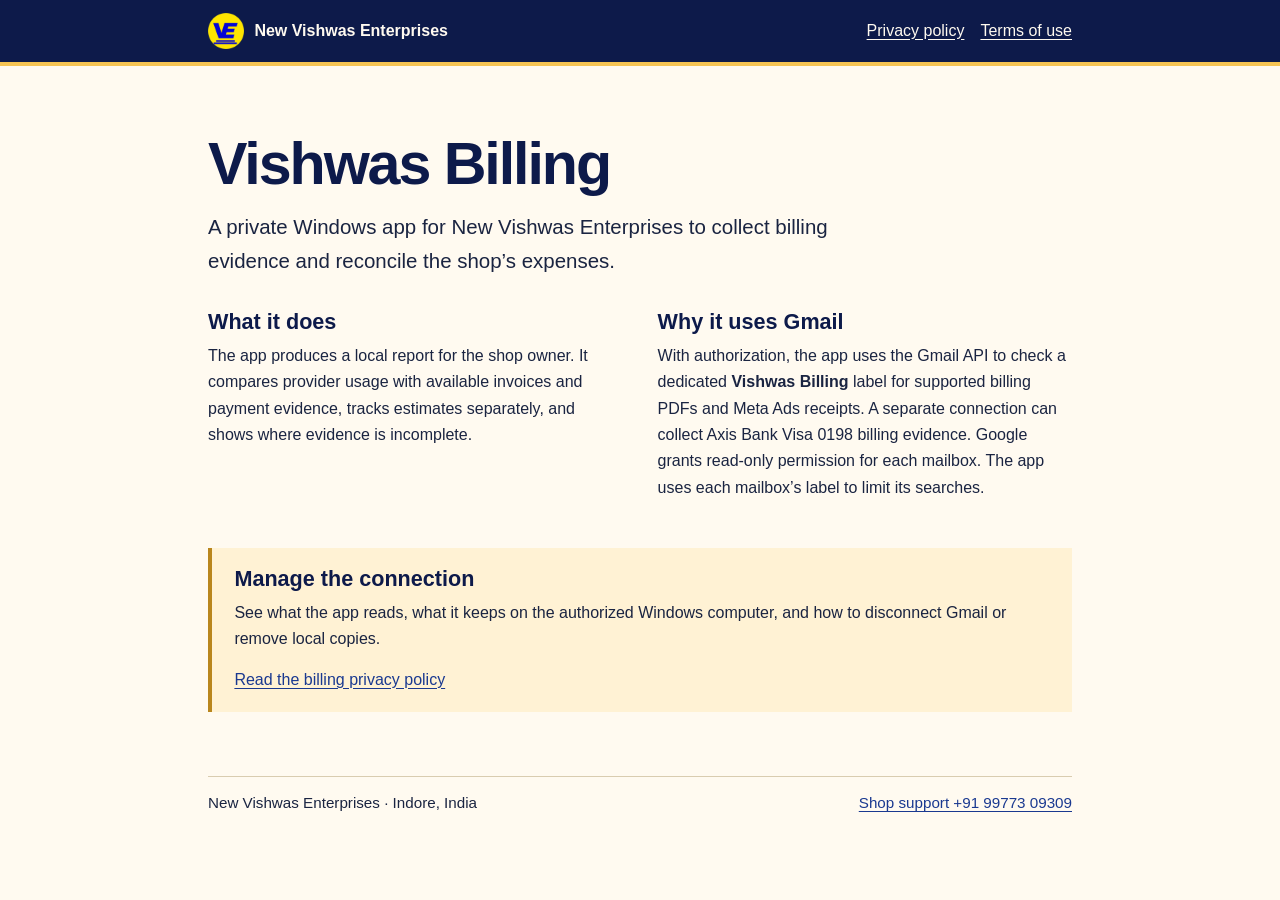
<file: billing/index.html>
<!doctype html>
<html lang="en">
<head>
  <meta charset="utf-8">
  <meta name="viewport" content="width=device-width, initial-scale=1">
  <meta name="description" content="Vishwas Billing is the shop’s private Windows billing and reconciliation app.">
  <link rel="canonical" href="https://yashowardhansinghtomar.github.io/vishwas-whatsapp/billing/">
  <link rel="icon" href="../img/favicon-64.png" type="image/png">
  <link rel="stylesheet" href="billing.css">
  <title>Vishwas Billing | New Vishwas Enterprises</title>
</head>
<body>
  <header class="site-header">
    <div class="shell header-inner">
      <a class="brand" href="../">
        <img src="../img/logo-192.png" alt="" width="36" height="36">
        <span>New Vishwas Enterprises</span>
      </a>
      <nav aria-label="Billing information">
        <a href="privacy.html">Privacy policy</a>
        <a href="terms.html">Terms of use</a>
      </nav>
    </div>
  </header>
  <main class="shell">
    <section class="intro">
      <h1>Vishwas Billing</h1>
      <p class="lead">A private Windows app for New Vishwas Enterprises to collect billing evidence and reconcile the shop’s expenses.</p>
    </section>
    <div class="columns">
      <section>
        <h2>What it does</h2>
        <p>The app produces a local report for the shop owner. It compares provider usage with available invoices and payment evidence, tracks estimates separately, and shows where evidence is incomplete.</p>
      </section>
      <section>
        <h2>Why it uses Gmail</h2>
        <p>With authorization, the app uses the Gmail API to check a dedicated <strong>Vishwas Billing</strong> label for supported billing PDFs and Meta Ads receipts. A separate connection can collect Axis Bank Visa 0198 billing evidence. Google grants read-only permission for each mailbox. The app uses each mailbox’s label to limit its searches.</p>
      </section>
    </div>
    <section class="notice">
      <h2>Manage the connection</h2>
      <p>See what the app reads, what it keeps on the authorized Windows computer, and how to disconnect Gmail or remove local copies.</p>
      <a href="privacy.html">Read the billing privacy policy</a>
    </section>
  </main>
  <footer class="shell site-footer">
    <span>New Vishwas Enterprises · Indore, India</span>
    <a href="tel:+919977309309">Shop support +91 99773 09309</a>
  </footer>
</body>
</html>
</file>
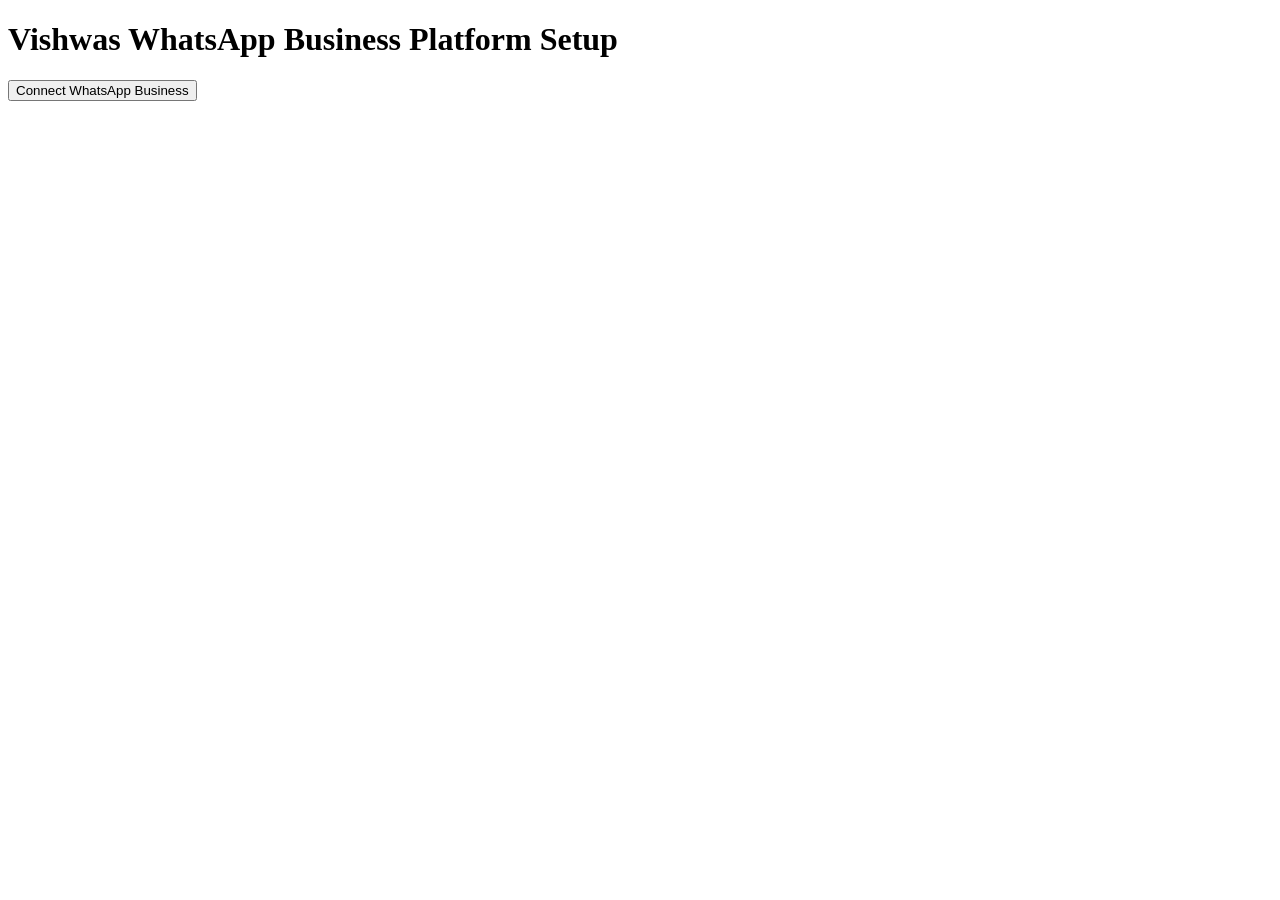
<file: signup.html>
<!doctype html>
<html lang="en">
<head>
  <meta charset="utf-8">
  <meta name="viewport" content="width=device-width, initial-scale=1">
  <title>Vishwas WhatsApp Setup</title>
</head>

<body>

<h1>Vishwas WhatsApp Business Platform Setup</h1>

<button onclick="launchWhatsAppSignup()">
  Connect WhatsApp Business
</button>

<pre id="status"></pre>

<script>
  const APP_ID = "2017002025675418";
  const CONFIG_ID = "1444285844213981";

  window.fbAsyncInit = function () {
    FB.init({
      appId: APP_ID,
      cookie: true,
      xfbml: true,
      version: "v26.0"
    });

    document.getElementById("status").textContent =
      "Meta SDK loaded. Ready to connect.";
  };

  (function (d, s, id) {
    const fjs = d.getElementsByTagName(s)[0];

    if (d.getElementById(id)) return;

    const js = d.createElement(s);
    js.id = id;
    js.src = "https://connect.facebook.net/en_US/sdk.js";

    fjs.parentNode.insertBefore(js, fjs);
  }(document, "script", "facebook-jssdk"));


  function launchWhatsAppSignup() {
    FB.login(
      function (response) {
        console.log("Login response:", response);
  
        if (response.authResponse) {
          const code = response.authResponse.code;
  
          document.getElementById("status").textContent =
            "Embedded Signup completed.\nAuthorization code received.";
  
          console.log("Authorization code:", code);
        } else {
          document.getElementById("status").textContent =
            "Signup was cancelled or not completed.";
        }
      },
      {
        config_id: CONFIG_ID,
        response_type: "code",
        override_default_response_type: true,
  
        extras: {
          setup: {},
          featureType: "whatsapp_business_app_onboarding",
          sessionInfoVersion: "3"
        }
      }
    );
  }

  window.addEventListener("message", function (event) {

    if (
      event.origin !== "https://www.facebook.com" &&
      event.origin !== "https://web.facebook.com"
    ) {
      return;
    }

    try {

      const data =
        typeof event.data === "string"
          ? JSON.parse(event.data)
          : event.data;

      if (data.type === "WA_EMBEDDED_SIGNUP") {

        console.log("WhatsApp Embedded Signup event:", data);

        document.getElementById("status").textContent +=
          "\n\nWhatsApp event:\n" +
          JSON.stringify(data, null, 2);
      }

    } catch (err) {
      // Ignore unrelated Meta messages.
    }

  });
</script>

</body>
</html>
</file>
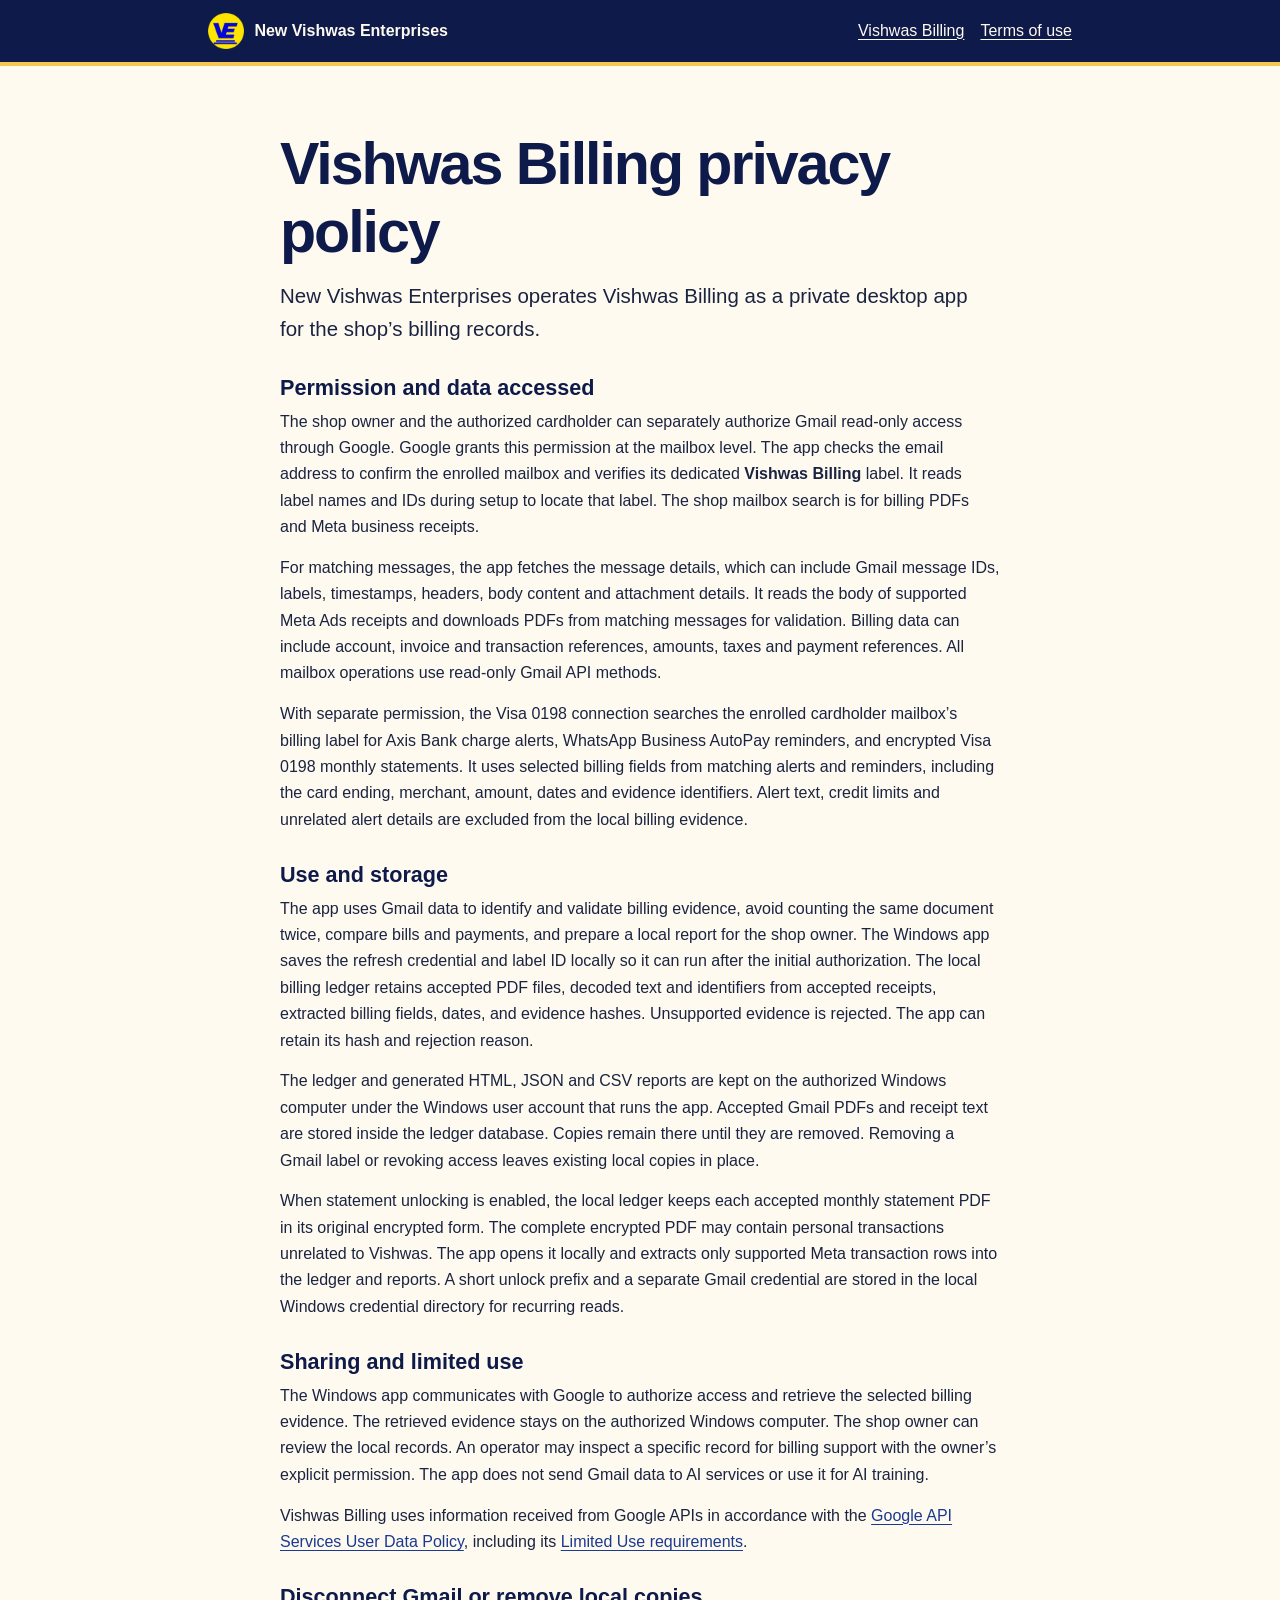
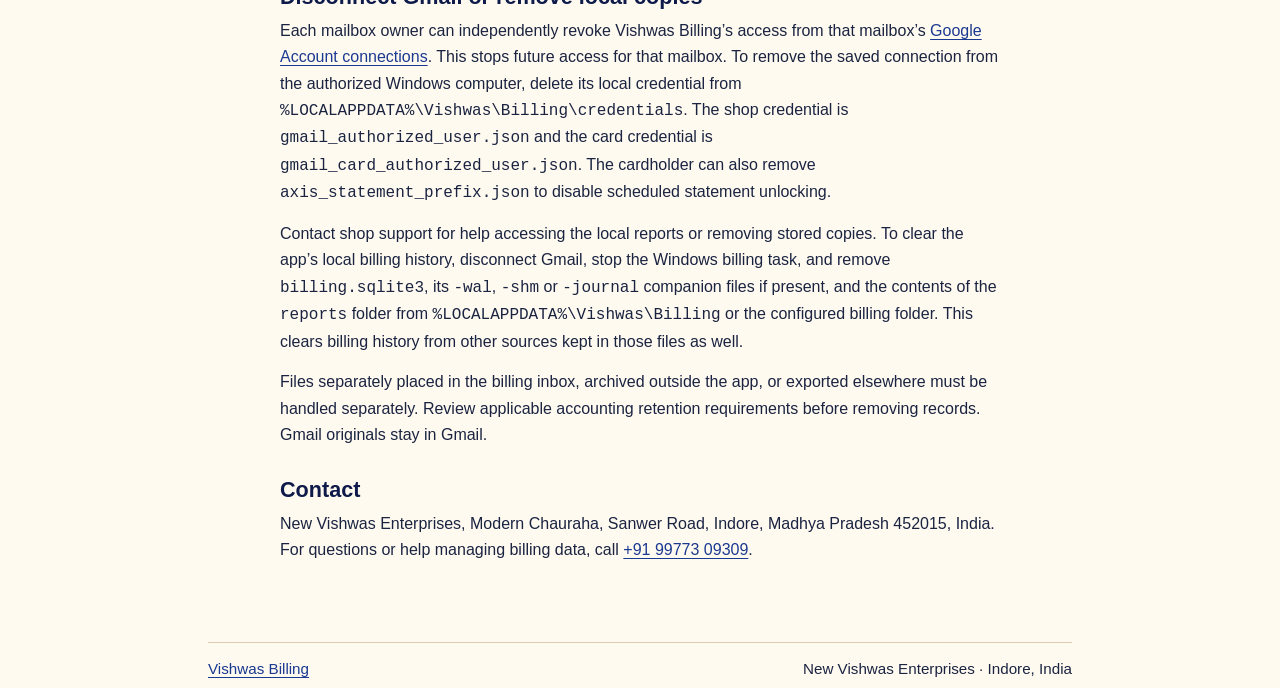
<file: billing/privacy.html>
<!doctype html>
<html lang="en">
<head>
  <meta charset="utf-8">
  <meta name="viewport" content="width=device-width, initial-scale=1">
  <meta name="description" content="How Vishwas Billing accesses, uses and stores Google user data.">
  <link rel="canonical" href="https://yashowardhansinghtomar.github.io/vishwas-whatsapp/billing/privacy.html">
  <link rel="icon" href="../img/favicon-64.png" type="image/png">
  <link rel="stylesheet" href="billing.css">
  <title>Privacy policy | Vishwas Billing</title>
</head>
<body>
  <header class="site-header">
    <div class="shell header-inner">
      <a class="brand" href="../">
        <img src="../img/logo-192.png" alt="" width="36" height="36">
        <span>New Vishwas Enterprises</span>
      </a>
      <nav aria-label="Billing information">
        <a href="./">Vishwas Billing</a>
        <a href="terms.html">Terms of use</a>
      </nav>
    </div>
  </header>
  <main class="shell article">
    <h1>Vishwas Billing privacy policy</h1>
    <p class="lead">New Vishwas Enterprises operates Vishwas Billing as a private desktop app for the shop’s billing records.</p>

    <h2>Permission and data accessed</h2>
    <p>The shop owner and the authorized cardholder can separately authorize Gmail read-only access through Google. Google grants this permission at the mailbox level. The app checks the email address to confirm the enrolled mailbox and verifies its dedicated <strong>Vishwas Billing</strong> label. It reads label names and IDs during setup to locate that label. The shop mailbox search is for billing PDFs and Meta business receipts.</p>
    <p>For matching messages, the app fetches the message details, which can include Gmail message IDs, labels, timestamps, headers, body content and attachment details. It reads the body of supported Meta Ads receipts and downloads PDFs from matching messages for validation. Billing data can include account, invoice and transaction references, amounts, taxes and payment references. All mailbox operations use read-only Gmail API methods.</p>
    <p>With separate permission, the Visa 0198 connection searches the enrolled cardholder mailbox’s billing label for Axis Bank charge alerts, WhatsApp Business AutoPay reminders, and encrypted Visa 0198 monthly statements. It uses selected billing fields from matching alerts and reminders, including the card ending, merchant, amount, dates and evidence identifiers. Alert text, credit limits and unrelated alert details are excluded from the local billing evidence.</p>

    <h2>Use and storage</h2>
    <p>The app uses Gmail data to identify and validate billing evidence, avoid counting the same document twice, compare bills and payments, and prepare a local report for the shop owner. The Windows app saves the refresh credential and label ID locally so it can run after the initial authorization. The local billing ledger retains accepted PDF files, decoded text and identifiers from accepted receipts, extracted billing fields, dates, and evidence hashes. Unsupported evidence is rejected. The app can retain its hash and rejection reason.</p>
    <p>The ledger and generated HTML, JSON and CSV reports are kept on the authorized Windows computer under the Windows user account that runs the app. Accepted Gmail PDFs and receipt text are stored inside the ledger database. Copies remain there until they are removed. Removing a Gmail label or revoking access leaves existing local copies in place.</p>
    <p>When statement unlocking is enabled, the local ledger keeps each accepted monthly statement PDF in its original encrypted form. The complete encrypted PDF may contain personal transactions unrelated to Vishwas. The app opens it locally and extracts only supported Meta transaction rows into the ledger and reports. A short unlock prefix and a separate Gmail credential are stored in the local Windows credential directory for recurring reads.</p>

    <h2>Sharing and limited use</h2>
    <p>The Windows app communicates with Google to authorize access and retrieve the selected billing evidence. The retrieved evidence stays on the authorized Windows computer. The shop owner can review the local records. An operator may inspect a specific record for billing support with the owner’s explicit permission. The app does not send Gmail data to AI services or use it for AI training.</p>
    <p>Vishwas Billing uses information received from Google APIs in accordance with the <a href="https://developers.google.com/terms/api-services-user-data-policy">Google API Services User Data Policy</a>, including its <a href="https://developers.google.com/workspace/workspace-api-user-data-developer-policy#limited_use_of_user_data">Limited Use requirements</a>.</p>

    <h2>Disconnect Gmail or remove local copies</h2>
    <p>Each mailbox owner can independently revoke Vishwas Billing’s access from that mailbox’s <a href="https://myaccount.google.com/connections">Google Account connections</a>. This stops future access for that mailbox. To remove the saved connection from the authorized Windows computer, delete its local credential from <code>%LOCALAPPDATA%\Vishwas\Billing\credentials</code>. The shop credential is <code>gmail_authorized_user.json</code> and the card credential is <code>gmail_card_authorized_user.json</code>. The cardholder can also remove <code>axis_statement_prefix.json</code> to disable scheduled statement unlocking.</p>
    <p>Contact shop support for help accessing the local reports or removing stored copies. To clear the app’s local billing history, disconnect Gmail, stop the Windows billing task, and remove <code>billing.sqlite3</code>, its <code>-wal</code>, <code>-shm</code> or <code>-journal</code> companion files if present, and the contents of the <code>reports</code> folder from <code>%LOCALAPPDATA%\Vishwas\Billing</code> or the configured billing folder. This clears billing history from other sources kept in those files as well.</p>
    <p>Files separately placed in the billing inbox, archived outside the app, or exported elsewhere must be handled separately. Review applicable accounting retention requirements before removing records. Gmail originals stay in Gmail.</p>

    <h2>Contact</h2>
    <p>New Vishwas Enterprises, Modern Chauraha, Sanwer Road, Indore, Madhya Pradesh 452015, India. For questions or help managing billing data, call <a href="tel:+919977309309">+91 99773 09309</a>.</p>
  </main>
  <footer class="shell site-footer">
    <a href="./">Vishwas Billing</a>
    <span>New Vishwas Enterprises · Indore, India</span>
  </footer>
</body>
</html>
</file>
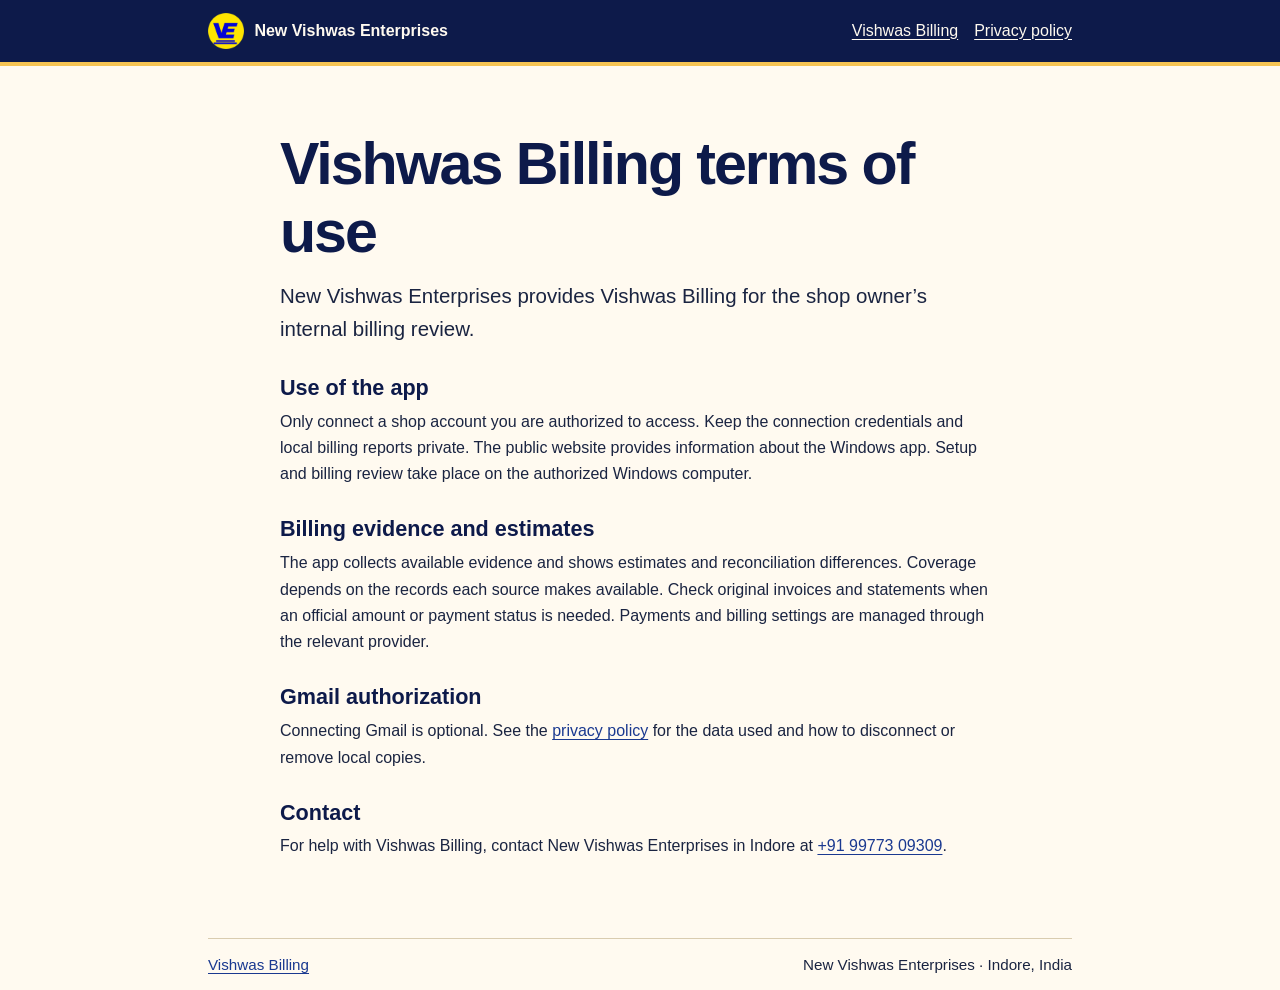
<file: billing/terms.html>
<!doctype html>
<html lang="en">
<head>
  <meta charset="utf-8">
  <meta name="viewport" content="width=device-width, initial-scale=1">
  <meta name="description" content="Terms for use of the Vishwas Billing desktop app.">
  <link rel="canonical" href="https://yashowardhansinghtomar.github.io/vishwas-whatsapp/billing/terms.html">
  <link rel="icon" href="../img/favicon-64.png" type="image/png">
  <link rel="stylesheet" href="billing.css">
  <title>Terms of use | Vishwas Billing</title>
</head>
<body>
  <header class="site-header">
    <div class="shell header-inner">
      <a class="brand" href="../">
        <img src="../img/logo-192.png" alt="" width="36" height="36">
        <span>New Vishwas Enterprises</span>
      </a>
      <nav aria-label="Billing information">
        <a href="./">Vishwas Billing</a>
        <a href="privacy.html">Privacy policy</a>
      </nav>
    </div>
  </header>
  <main class="shell article">
    <h1>Vishwas Billing terms of use</h1>
    <p class="lead">New Vishwas Enterprises provides Vishwas Billing for the shop owner’s internal billing review.</p>

    <h2>Use of the app</h2>
    <p>Only connect a shop account you are authorized to access. Keep the connection credentials and local billing reports private. The public website provides information about the Windows app. Setup and billing review take place on the authorized Windows computer.</p>

    <h2>Billing evidence and estimates</h2>
    <p>The app collects available evidence and shows estimates and reconciliation differences. Coverage depends on the records each source makes available. Check original invoices and statements when an official amount or payment status is needed. Payments and billing settings are managed through the relevant provider.</p>

    <h2>Gmail authorization</h2>
    <p>Connecting Gmail is optional. See the <a href="privacy.html">privacy policy</a> for the data used and how to disconnect or remove local copies.</p>

    <h2>Contact</h2>
    <p>For help with Vishwas Billing, contact New Vishwas Enterprises in Indore at <a href="tel:+919977309309">+91 99773 09309</a>.</p>
  </main>
  <footer class="shell site-footer">
    <a href="./">Vishwas Billing</a>
    <span>New Vishwas Enterprises · Indore, India</span>
  </footer>
</body>
</html>
</file>
<file: billing/billing.css>
:root {
  color-scheme: light;
  font: 16px/1.65 "Inter", "Segoe UI", sans-serif;
  color: #1a2441;
  background: #fffaf0;
}

* { box-sizing: border-box; }
body { margin: 0; }
a { color: #1a3990; text-underline-offset: .2em; }
a:hover { text-decoration-thickness: 2px; }
a:focus-visible { outline: 3px solid #b34f00; outline-offset: 4px; }
.shell { width: min(100% - 2.5rem, 54rem); margin-inline: auto; }

.site-header { background: #0d1a4a; border-bottom: 4px solid #f6c453; }
.header-inner, .site-footer {
  display: flex;
  align-items: center;
  justify-content: space-between;
  flex-wrap: wrap;
  gap: .5rem 1.25rem;
  padding-block: .8rem;
}
.site-header a { color: #fffaf0; }
.brand { display: inline-flex; align-items: center; gap: .65rem; text-decoration: none; font-weight: 650; }
.brand img { border-radius: .35rem; }
nav { display: flex; flex-wrap: wrap; gap: .4rem 1rem; }

main { padding-block: clamp(2rem, 6vw, 4rem); }
h1, h2 { color: #0d1a4a; line-height: 1.15; }
h1 { margin: 0 0 .8rem; font-size: clamp(2.2rem, 6vw, 3.7rem); letter-spacing: -.035em; }
h2 { margin: 0 0 .5rem; font-size: 1.35rem; }
p { margin: 0 0 .9rem; }
.lead { max-width: 43rem; font-size: clamp(1.08rem, 3vw, 1.28rem); }
.columns { display: grid; gap: 1.2rem 2.2rem; margin-block: 2rem; }
.notice { padding: 1.2rem 1.4rem; background: #fff2d4; border-left: 4px solid #b9861d; }
.article { max-width: 45rem; }
.article h2 { margin-top: 1.85rem; }
code { overflow-wrap: anywhere; }
.site-footer { border-top: 1px solid #d9ccb0; font-size: .95rem; }

@media (min-width: 44rem) {
  .columns { grid-template-columns: repeat(2, minmax(0, 1fr)); }
}
</file>
